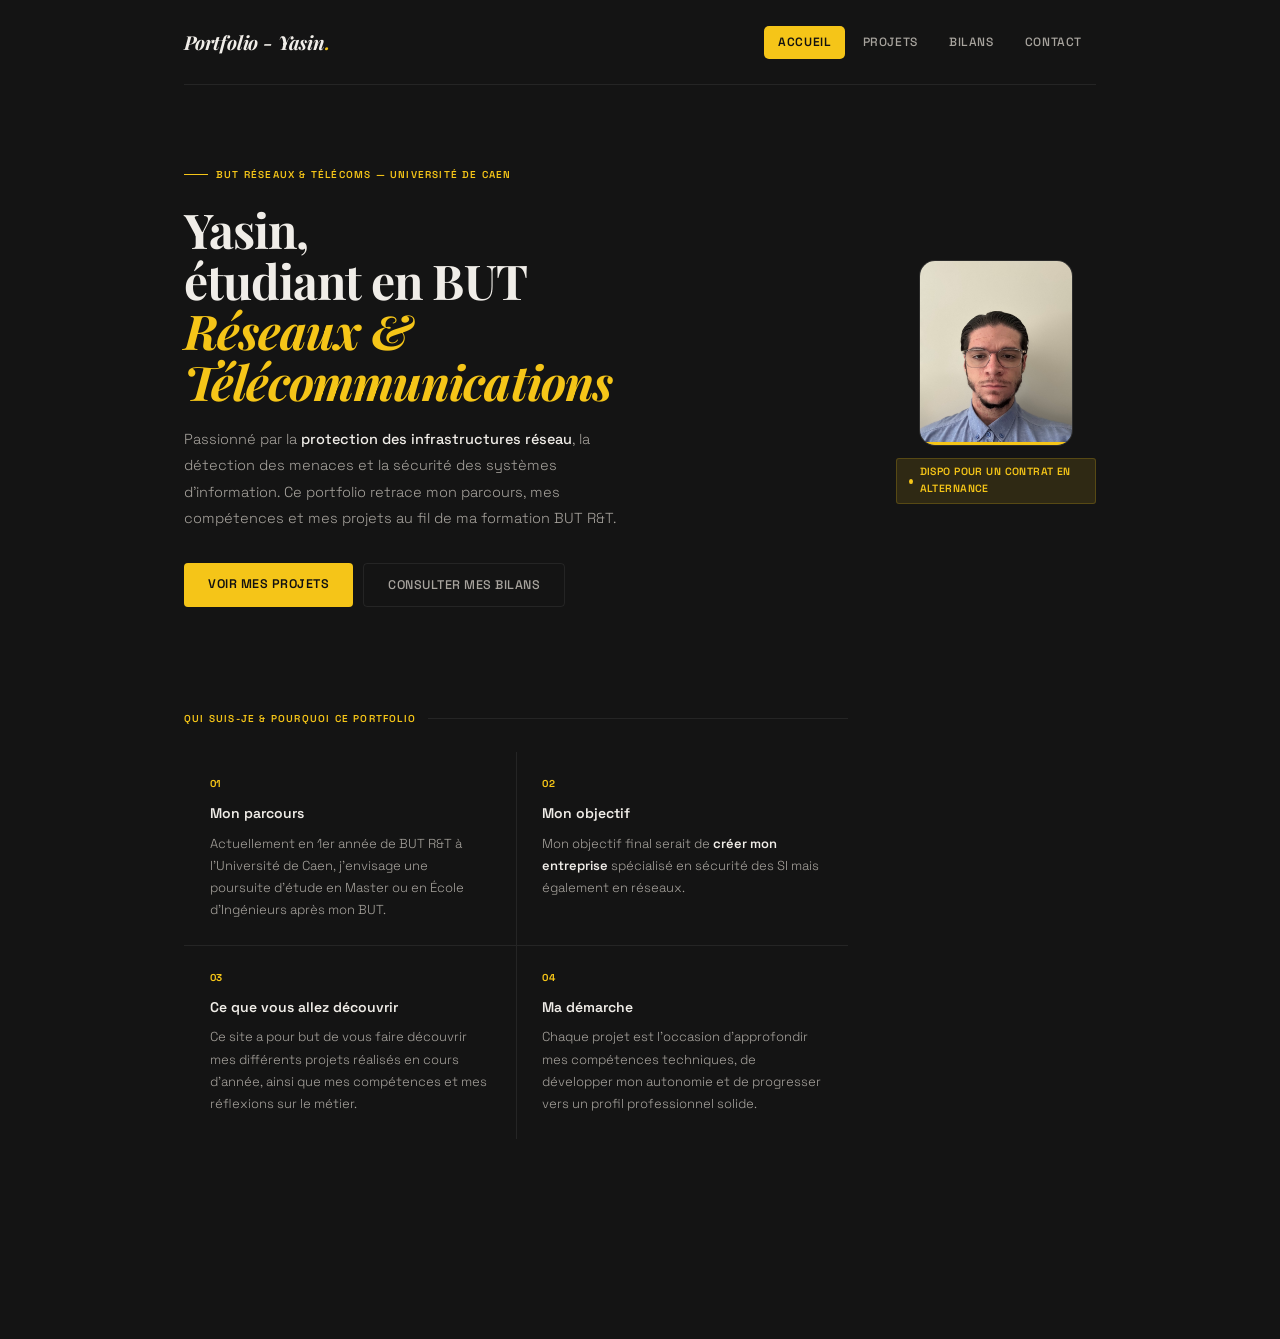
<file: index.html>
<!DOCTYPE html>
<html lang="fr">
<head>
  <meta charset="UTF-8" />
  <meta name="viewport" content="width=device-width, initial-scale=1.0" />
  <title>Yasin — Portfolio BUT R&T</title>
  <link rel="stylesheet" href="style.css" />
</head>
<body>

  <div class="wrap">

    <!-- NAV -->
    <nav>
      <a href="index.html" class="nav-logo">Portfolio - Yasin<span>.</span></a>
      <div class="nav-menu">
        <a href="index.html" class="active">Accueil</a>
        <a href="projet.html">Projets</a>
        <a href="bilans.html">Bilans</a>
        <a href="contact.html">Contact</a>
      </div>
    </nav>

    <!-- HERO -->
    <section class="hero">
      <div>
        <div class="hero-eyebrow">
          <span class="eyebrow-line"></span>
          BUT Réseaux &amp; Télécoms — Université de Caen
        </div>
        <h1>
          Yasin,<br>
          étudiant en BUT<br>
          <em>Réseaux & Télécommunications</em>
        </h1>
        <p class="hero-sub">
          Passionné par la <strong>protection des infrastructures réseau</strong>,
          la détection des menaces et la sécurité des systèmes d'information.
          Ce portfolio retrace mon parcours, mes compétences et mes projets
          au fil de ma formation BUT R&amp;T.
        </p>
        <div class="cta-row">
          <a href="projet.html" class="btn-main">Voir mes Projets</a>
          <a href="bilans.html" class="btn-ghost">Consulter mes bilans</a>
        </div>
      </div>

    <!-- Photo professionnelle -->
<div class="photo-block">
  <div class="photo-frame">
    <img src="capture/photoyasin.png.jpeg" alt="Photo de Yasin" style="width:100%;height:100%;object-fit:cover;">
  </div>
  <div class="availability">
    <span class="avail-dot"></span>
    Dispo pour un contrat en alternance
  </div>
</div>

    <!-- PRÉSENTATION -->
    <section>
      <div class="section-label">
        <span class="section-label-text">Qui suis-je &amp; pourquoi ce portfolio</span>
        <span class="section-label-line"></span>
      </div>
      <div class="about-grid">

        <div class="about-card">
          <div class="about-num">01</div>
          <h3>Mon parcours</h3>
          <p>Actuellement en 1er année de BUT R&amp;T à l'Université de Caen, j'envisage une poursuite d'étude en Master ou en École d'Ingénieurs après mon BUT.</p>
        </div>

        <div class="about-card">
          <div class="about-num">02</div>
          <h3>Mon objectif</h3>
          <p>Mon objectif final serait de  <strong>créer mon entreprise</strong> spécialisé en sécurité des SI mais également en réseaux.</p>
        </div>

        <div class="about-card">
          <div class="about-num">03</div>
          <h3>Ce que vous allez découvrir</h3>
          <p>Ce site a pour but de vous faire découvrir mes différents projets réalisés en cours d'année, ainsi que mes compétences et mes réflexions sur le métier.</p>
        </div>

        <div class="about-card">
          <div class="about-num">04</div>
          <h3>Ma démarche</h3>
          <p>Chaque projet est l'occasion d'approfondir mes compétences techniques, de développer mon autonomie et de progresser vers un profil professionnel solide.</p>
        </div>

      </div>


  </div><!-- /wrap -->

</body>
</html>
</file>
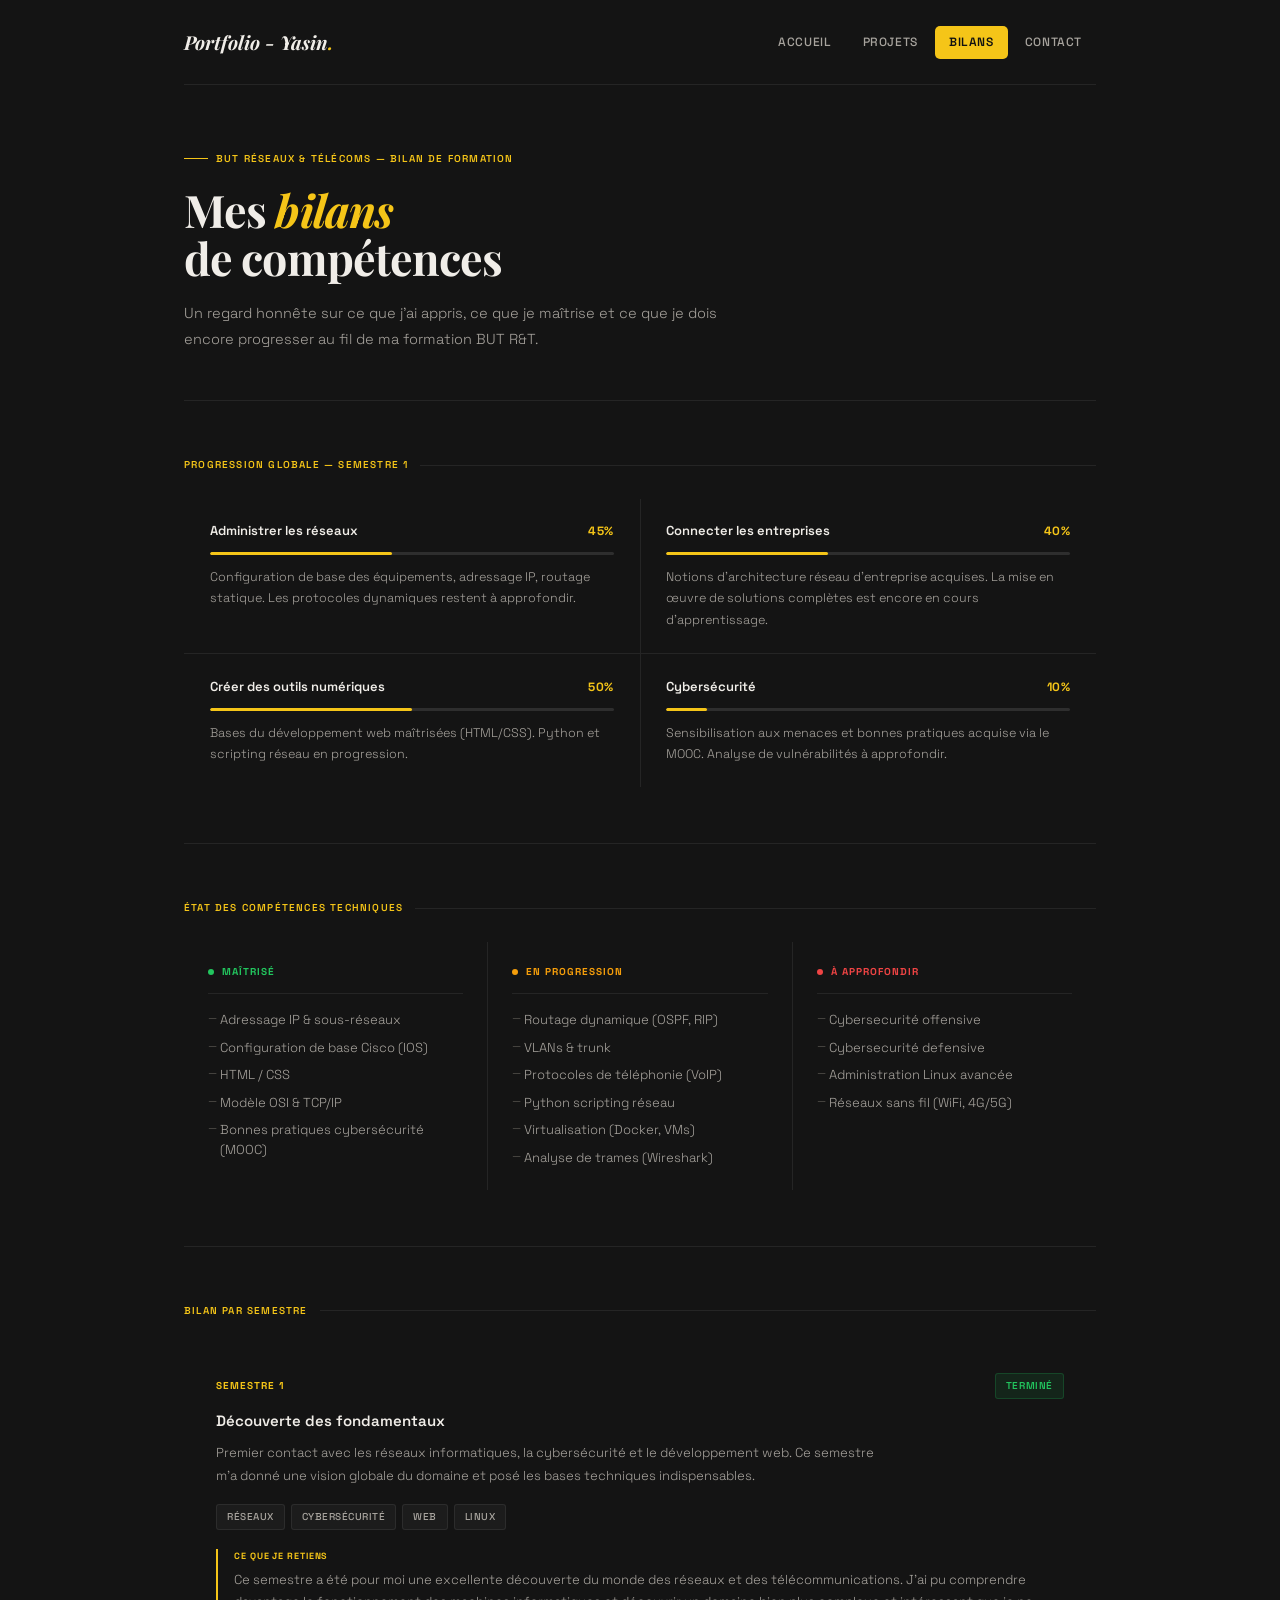
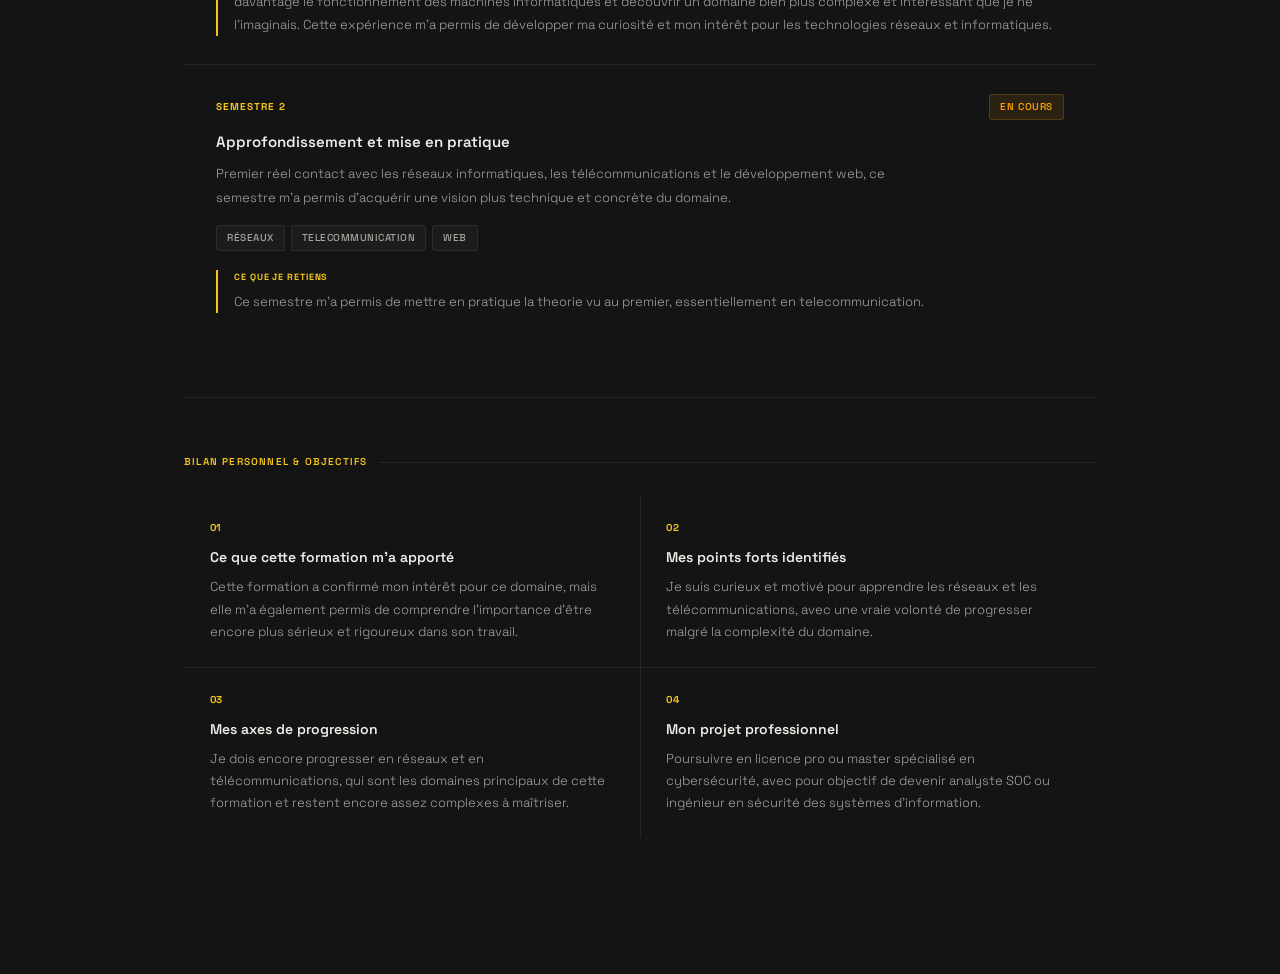
<file: bilans.html>
<!DOCTYPE html>
<html lang="fr">
<head>
  <meta charset="UTF-8" />
  <meta name="viewport" content="width=device-width, initial-scale=1.0" />
  <title>Bilans — Portfolio Yasin</title>
  <link rel="stylesheet" href="bilans.css" />
</head>
<body>
<div class="wrap">

  <nav>
    <a href="index.html" class="nav-logo">Portfolio - Yasin<span>.</span></a>
    <div class="nav-menu">
      <a href="index.html">Accueil</a>
      <a href="projet.html">Projets</a>
      <a href="bilans.html" class="active">Bilans</a>
      <a href="contact.html">Contact</a>
    </div>
  </nav>

  <!-- HEADER -->
  <section class="detail-header">
    <div class="detail-eyebrow">
      <span class="eyebrow-line"></span>
      BUT Réseaux & Télécoms — Bilan de formation
    </div>
    <h1 class="detail-title">Mes <em>bilans</em><br>de compétences</h1>
    <p class="header-desc">Un regard honnête sur ce que j'ai appris, ce que je maîtrise et ce que je dois encore progresser au fil de ma formation BUT R&T.</p>
  </section>

  <!-- PROGRESSION GLOBALE -->
  <section>
    <div class="section-label">
      <span class="section-label-text">Progression globale — Semestre 1</span>
      <span class="section-label-line"></span>
    </div>
    <div class="progress-grid">

      <div class="progress-card">
        <div class="progress-top">
          <div class="progress-domain">Administrer les réseaux</div>
          <div class="progress-pct">45%</div>
        </div>
        <div class="progress-bar-wrap">
          <div class="progress-bar" style="width:45%"></div>
        </div>
        <p class="progress-desc">Configuration de base des équipements, adressage IP, routage statique. Les protocoles dynamiques restent à approfondir.</p>
      </div>

      <div class="progress-card">
        <div class="progress-top">
          <div class="progress-domain">Connecter les entreprises</div>
          <div class="progress-pct">40%</div>
        </div>
        <div class="progress-bar-wrap">
          <div class="progress-bar" style="width:40%"></div>
        </div>
        <p class="progress-desc">Notions d'architecture réseau d'entreprise acquises. La mise en œuvre de solutions complètes est encore en cours d'apprentissage.</p>
      </div>

      <div class="progress-card">
        <div class="progress-top">
          <div class="progress-domain">Créer des outils numériques</div>
          <div class="progress-pct">50%</div>
        </div>
        <div class="progress-bar-wrap">
          <div class="progress-bar" style="width:50%"></div>
        </div>
        <p class="progress-desc">Bases du développement web maîtrisées (HTML/CSS). Python et scripting réseau en progression.</p>
      </div>

      <div class="progress-card">
        <div class="progress-top">
          <div class="progress-domain">Cybersécurité</div>
          <div class="progress-pct">10%</div>
        </div>
        <div class="progress-bar-wrap">
          <div class="progress-bar" style="width:10%"></div>
        </div>
        <p class="progress-desc">Sensibilisation aux menaces et bonnes pratiques acquise via le MOOC. Analyse de vulnérabilités à approfondir.</p>
      </div>

    </div>
  </section>

  <!-- CE QUE JE MAITRISE / EN COURS / A TRAVAILLER -->
  <section>
    <div class="section-label">
      <span class="section-label-text">État des compétences techniques</span>
      <span class="section-label-line"></span>
    </div>
    <div class="skills-state-grid">

      <div class="skills-state-col">
        <div class="state-header state-ok">
          <span class="state-dot"></span>
          Maîtrisé
        </div>
        <ul class="state-list">
          <li>Adressage IP & sous-réseaux</li>
          <li>Configuration de base Cisco (IOS)</li>
          <li>HTML / CSS</li>
          <li>Modèle OSI & TCP/IP</li>
          <li>Bonnes pratiques cybersécurité (MOOC)</li>
        </ul>
      </div>

      <div class="skills-state-col">
        <div class="state-header state-wip">
          <span class="state-dot"></span>
          En progression
        </div>
        <ul class="state-list">
          <li>Routage dynamique (OSPF, RIP)</li>
          <li>VLANs & trunk</li>
          <li>Protocoles de téléphonie (VoIP)</li>
          <li>Python scripting réseau</li>
          <li>Virtualisation (Docker, VMs)</li>
          <li>Analyse de trames (Wireshark)</li>
        </ul>
      </div>

      <div class="skills-state-col">
        <div class="state-header state-todo">
          <span class="state-dot"></span>
          À approfondir
        </div>
        <ul class="state-list">
          <li>Cybersecurité offensive</li>
          <li>Cybersecurité defensive</li>
          <li>Administration Linux avancée</li>
          <li>Réseaux sans fil (WiFi, 4G/5G)</li>
        </ul>
      </div>

    </div>
  </section>

  <!-- BILAN PAR SEMESTRE -->
  <section>
    <div class="section-label">
      <span class="section-label-text">Bilan par semestre</span>
      <span class="section-label-line"></span>
    </div>
    <div class="semester-list">

      <div class="semester-card">
        <div class="semester-top">
          <div class="semester-num">Semestre 1</div>
          <div class="semester-status status-done">Terminé</div>
        </div>
        <h3>Découverte des fondamentaux</h3>
        <p>Premier contact avec les réseaux informatiques, la cybersécurité et le développement web. Ce semestre m'a donné une vision globale du domaine et posé les bases techniques indispensables.</p>
        <div class="semester-tags">
          <span class="stag">Réseaux</span>
          <span class="stag">Cybersécurité</span>
          <span class="stag">Web</span>
          <span class="stag">Linux</span>
        </div>
        <div class="semester-reflection">
          <div class="ref-label">Ce que je retiens</div>
          <p>Ce semestre a été pour moi une excellente découverte du monde des réseaux et des télécommunications. J’ai pu comprendre davantage le fonctionnement des machines informatiques et découvrir un domaine bien plus complexe et intéressant que je ne l’imaginais. Cette expérience m’a permis de développer ma curiosité et mon intérêt pour les technologies réseaux et informatiques.</p>
        </div>
      </div>

      <div class="semester-card">
        <div class="semester-top">
          <div class="semester-num">Semestre 2</div>
          <div class="semester-status status-wip">En cours</div>
        </div>
        <h3>Approfondissement et mise en pratique</h3>
        <p>Premier réel contact avec les réseaux informatiques, les télécommunications et le développement web, ce semestre m’a permis d’acquérir une vision plus technique et concrète du domaine.</p>
        <div class="semester-tags">
          <span class="stag">Réseaux</span>
          <span class="stag">Telecommunication</span>
          <span class="stag">Web</span> 
        </div>
        <div class="semester-reflection">
          <div class="ref-label">Ce que je retiens</div>
          <p>Ce semestre m'a permis de mettre en pratique la theorie vu au premier, essentiellement en telecommunication. </p>
        </div>
      </div>

    </div>
  </section>

  <!-- BILAN PERSONNEL -->
  <section>
    <div class="section-label">
      <span class="section-label-text">Bilan personnel & objectifs</span>
      <span class="section-label-line"></span>
    </div>
    <div class="personal-grid">

      <div class="personal-card">
        <div class="personal-num">01</div>
        <h3>Ce que cette formation m'a apporté</h3>
        <p>Cette formation a confirmé mon intérêt pour ce domaine, mais elle m’a également permis de comprendre l’importance d’être encore plus sérieux et rigoureux dans son travail.</p>
      </div>

      <div class="personal-card">
        <div class="personal-num">02</div>
        <h3>Mes points forts identifiés</h3>
        <p>Je suis curieux et motivé pour apprendre les réseaux et les télécommunications, avec une vraie volonté de progresser malgré la complexité du domaine.</p>
      </div>

      <div class="personal-card">
        <div class="personal-num">03</div>
        <h3>Mes axes de progression</h3>
        <p>Je dois encore progresser en réseaux et en télécommunications, qui sont les domaines principaux de cette formation et restent encore assez complexes à maîtriser.</p>
      </div>

      <div class="personal-card">
        <div class="personal-num">04</div>
        <h3>Mon projet professionnel</h3>
        <p>Poursuivre en licence pro ou master spécialisé en cybersécurité, avec pour objectif de devenir analyste SOC ou ingénieur en sécurité des systèmes d'information.</p>
      </div>

    </div>
  </section>

</div>
</body>
</html>
</file>
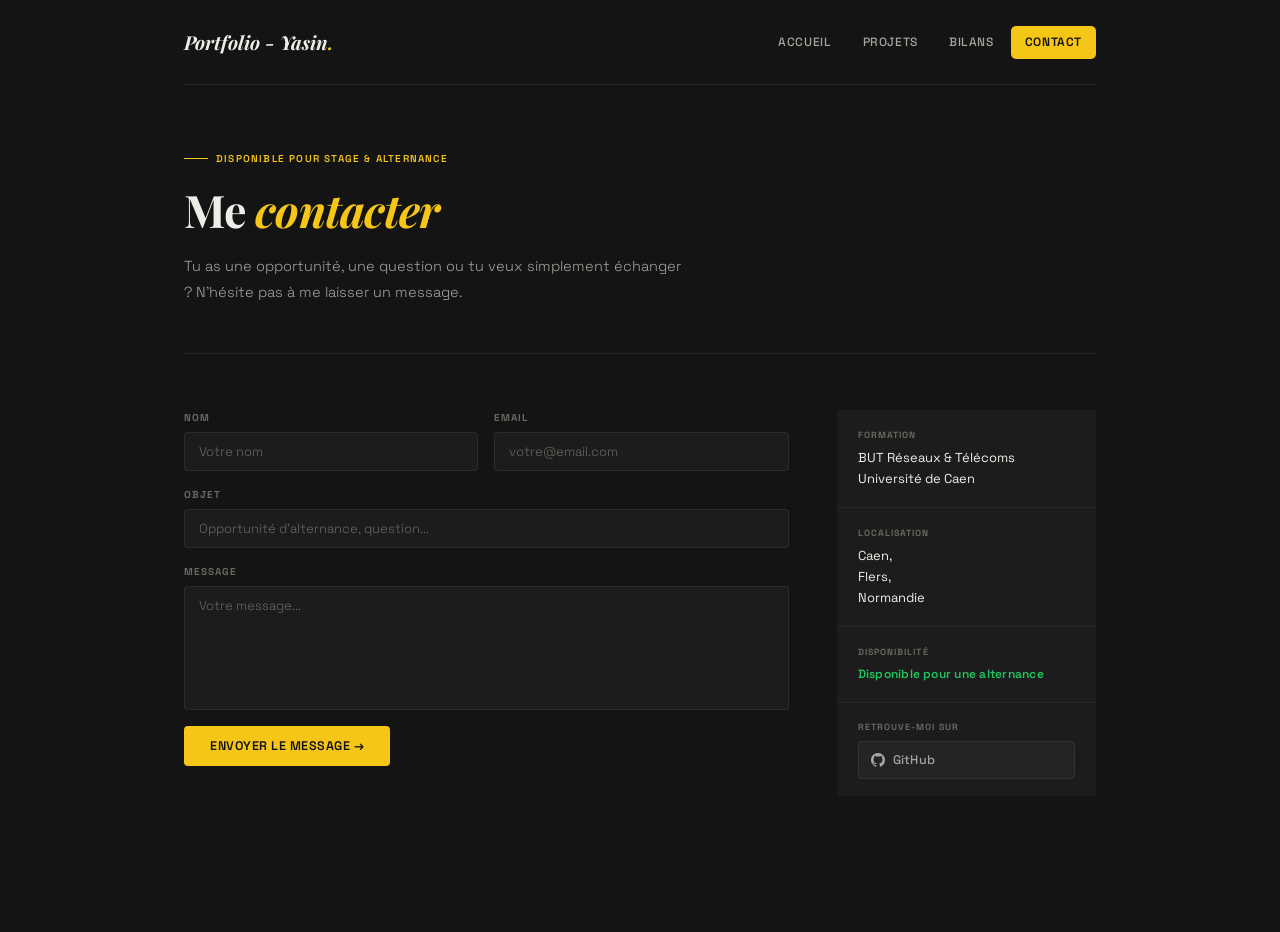
<file: contact.html>
<!DOCTYPE html>
<html lang="fr">
<head>
  <meta charset="UTF-8" />
  <meta name="viewport" content="width=device-width, initial-scale=1.0" />
  <title>Contact — Portfolio Yasin</title>
  <link rel="stylesheet" href="contact.css" />
</head>
<body>
<div class="wrap">

  <nav>
    <a href="index.html" class="nav-logo">Portfolio - Yasin<span>.</span></a>
    <div class="nav-menu">
      <a href="index.html">Accueil</a>
      <a href="projet.html">Projets</a>
      <a href="bilans.html">Bilans</a>
      <a href="contact.html" class="active">Contact</a>
    </div>
  </nav>

  <!-- HEADER -->
  <section class="contact-header">
    <div class="detail-eyebrow">
      <span class="eyebrow-line"></span>
      Disponible pour stage & alternance
    </div>
    <h1 class="detail-title">Me <em>contacter</em></h1>
    <p class="header-desc">Tu as une opportunité, une question ou tu veux simplement échanger ? N'hésite pas à me laisser un message.</p>
  </section>

  <!-- CONTENU -->
  <section class="contact-section">
    <div class="contact-grid">

      <!-- FORMULAIRE -->
      <div class="form-block">
        <div class="form-row">
          <div class="input-group">
            <label for="nom">Nom</label>
            <input type="text" id="nom" placeholder="Votre nom" />
          </div>
          <div class="input-group">
            <label for="email">Email</label>
            <input type="email" id="email" placeholder="votre@email.com" />
          </div>
        </div>
        <div class="input-group">
          <label for="sujet">Objet</label>
          <input type="text" id="sujet" placeholder="Opportunité d'alternance, question..." />
        </div>
        <div class="input-group">
          <label for="message">Message</label>
          <textarea id="message" rows="6" placeholder="Votre message..."></textarea>
        </div>
        <button class="btn-send" onclick="handleSubmit()">Envoyer le message →</button>
        <div class="form-feedback" id="feedback"></div>
      </div>

      <!-- INFOS -->
      <div class="info-block">

        <div class="info-card">
          <div class="info-label">Formation</div>
          <div class="info-value">BUT Réseaux & Télécoms<br>Université de Caen</div>
        </div>

        <div class="info-card">
          <div class="info-label">Localisation</div>
          <div class="info-value">Caen,<br> Flers, <br> Normandie</div>
        </div>

        <div class="info-card">
          <div class="info-label">Disponibilité</div>
          <div class="info-value avail">Disponible pour une alternance</div>
        </div>

        <div class="info-card">
          <div class="info-label">Retrouve-moi sur</div>
          <div class="social-links">
            <a href="https://github.com/YasinC63" target="_blank" class="social-btn">
              <svg width="14" height="14" viewBox="0 0 24 24" fill="currentColor"><path d="M12 0C5.37 0 0 5.37 0 12c0 5.31 3.435 9.795 8.205 11.385.6.105.825-.255.825-.57 0-.285-.015-1.23-.015-2.235-3.015.555-3.795-.735-4.035-1.41-.135-.345-.72-1.41-1.23-1.695-.42-.225-1.02-.78-.015-.795.945-.015 1.62.87 1.845 1.23 1.08 1.815 2.805 1.305 3.495.99.105-.78.42-1.305.765-1.605-2.67-.3-5.46-1.335-5.46-5.925 0-1.305.465-2.385 1.23-3.225-.12-.3-.54-1.53.12-3.18 0 0 1.005-.315 3.3 1.23.96-.27 1.98-.405 3-.405s2.04.135 3 .405c2.295-1.56 3.3-1.23 3.3-1.23.66 1.65.24 2.88.12 3.18.765.84 1.23 1.905 1.23 3.225 0 4.605-2.805 5.625-5.475 5.925.435.375.81 1.095.81 2.22 0 1.605-.015 2.895-.015 3.3 0 .315.225.69.825.57A12.02 12.02 0 0 0 24 12c0-6.63-5.37-12-12-12z"/></svg>
              GitHub
            </a>
          </div>
        </div>

      </div>
    </div>
  </section>

</div>

<script>
function handleSubmit() {
  const nom = document.getElementById('nom').value.trim();
  const email = document.getElementById('email').value.trim();
  const message = document.getElementById('message').value.trim();
  const feedback = document.getElementById('feedback');

  if (!nom || !email || !message) {
    feedback.textContent = 'Merci de remplir tous les champs obligatoires.';
    feedback.className = 'form-feedback error';
    return;
  }

  feedback.textContent = 'Message envoyé ! Je te répondrai dès que possible.';
  feedback.className = 'form-feedback success';

  document.getElementById('nom').value = '';
  document.getElementById('email').value = '';
  document.getElementById('sujet').value = '';
  document.getElementById('message').value = '';
}
</script>
</body>
</html>
</file>
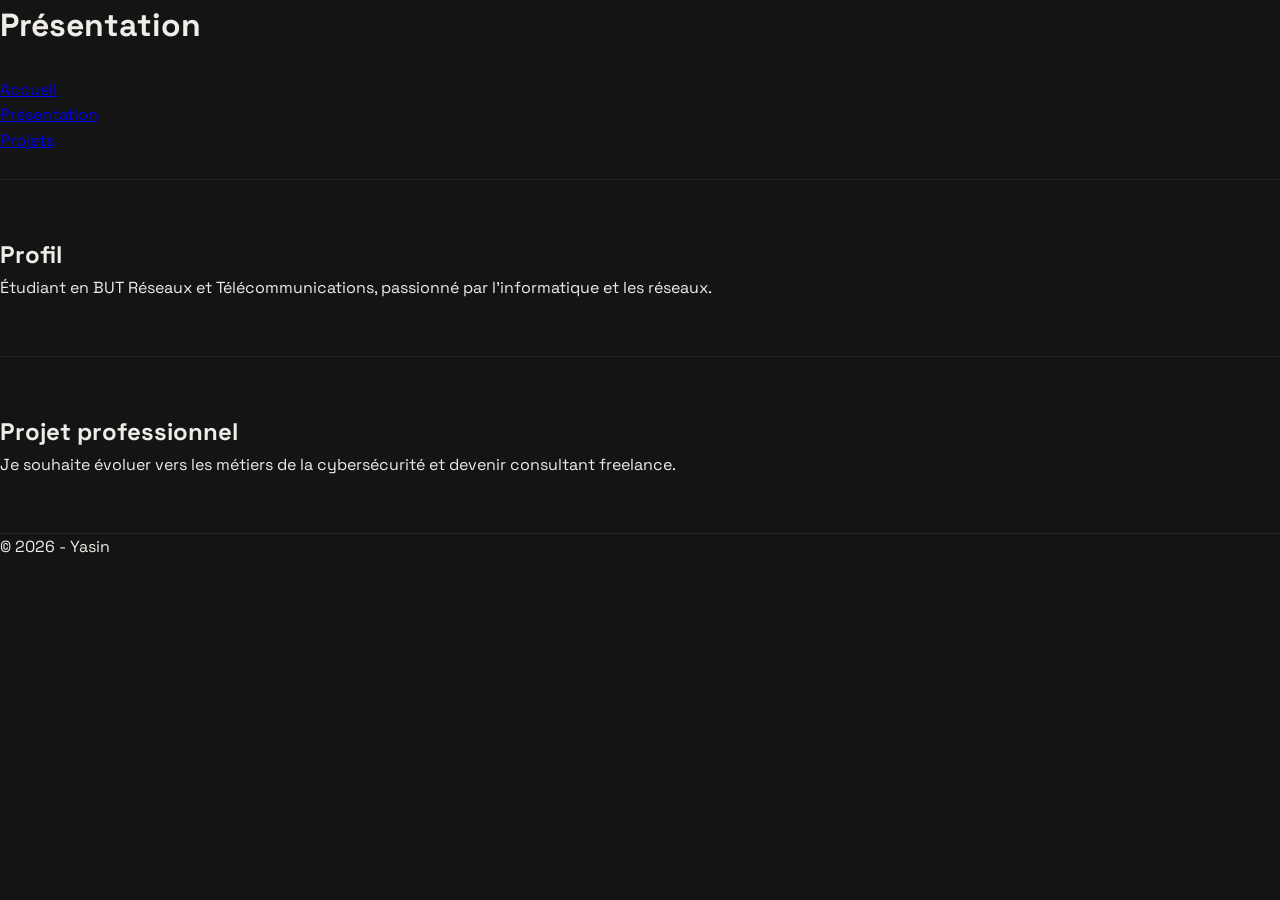
<file: presentation.html>
<!DOCTYPE html>
<html lang="fr">
<head>
    <meta charset="UTF-8">
    <title>Présentation</title>
    <link rel="stylesheet" href="style.css">
</head>
<body>

<header>
    <h1>Présentation</h1>
    <nav>
        <ul>
            <li><a href="index.html">Accueil</a></li>
            <li><a href="presentation.html">Présentation</a></li>
            <li><a href="sae.html">Projets</a></li>
        </ul>
    </nav>
</header>

<section>
    <h2>Profil</h2>
    <p>
        Étudiant en BUT Réseaux et Télécommunications, passionné par l’informatique
        et les réseaux.
    </p>
</section>

<section>
    <h2>Projet professionnel</h2>
    <p>
        Je souhaite évoluer vers les métiers de la cybersécurité
        et devenir consultant freelance.
    </p>
</section>

<footer>
    <p>© 2026 - Yasin</p>
</footer>

</body>
</html>
</file>
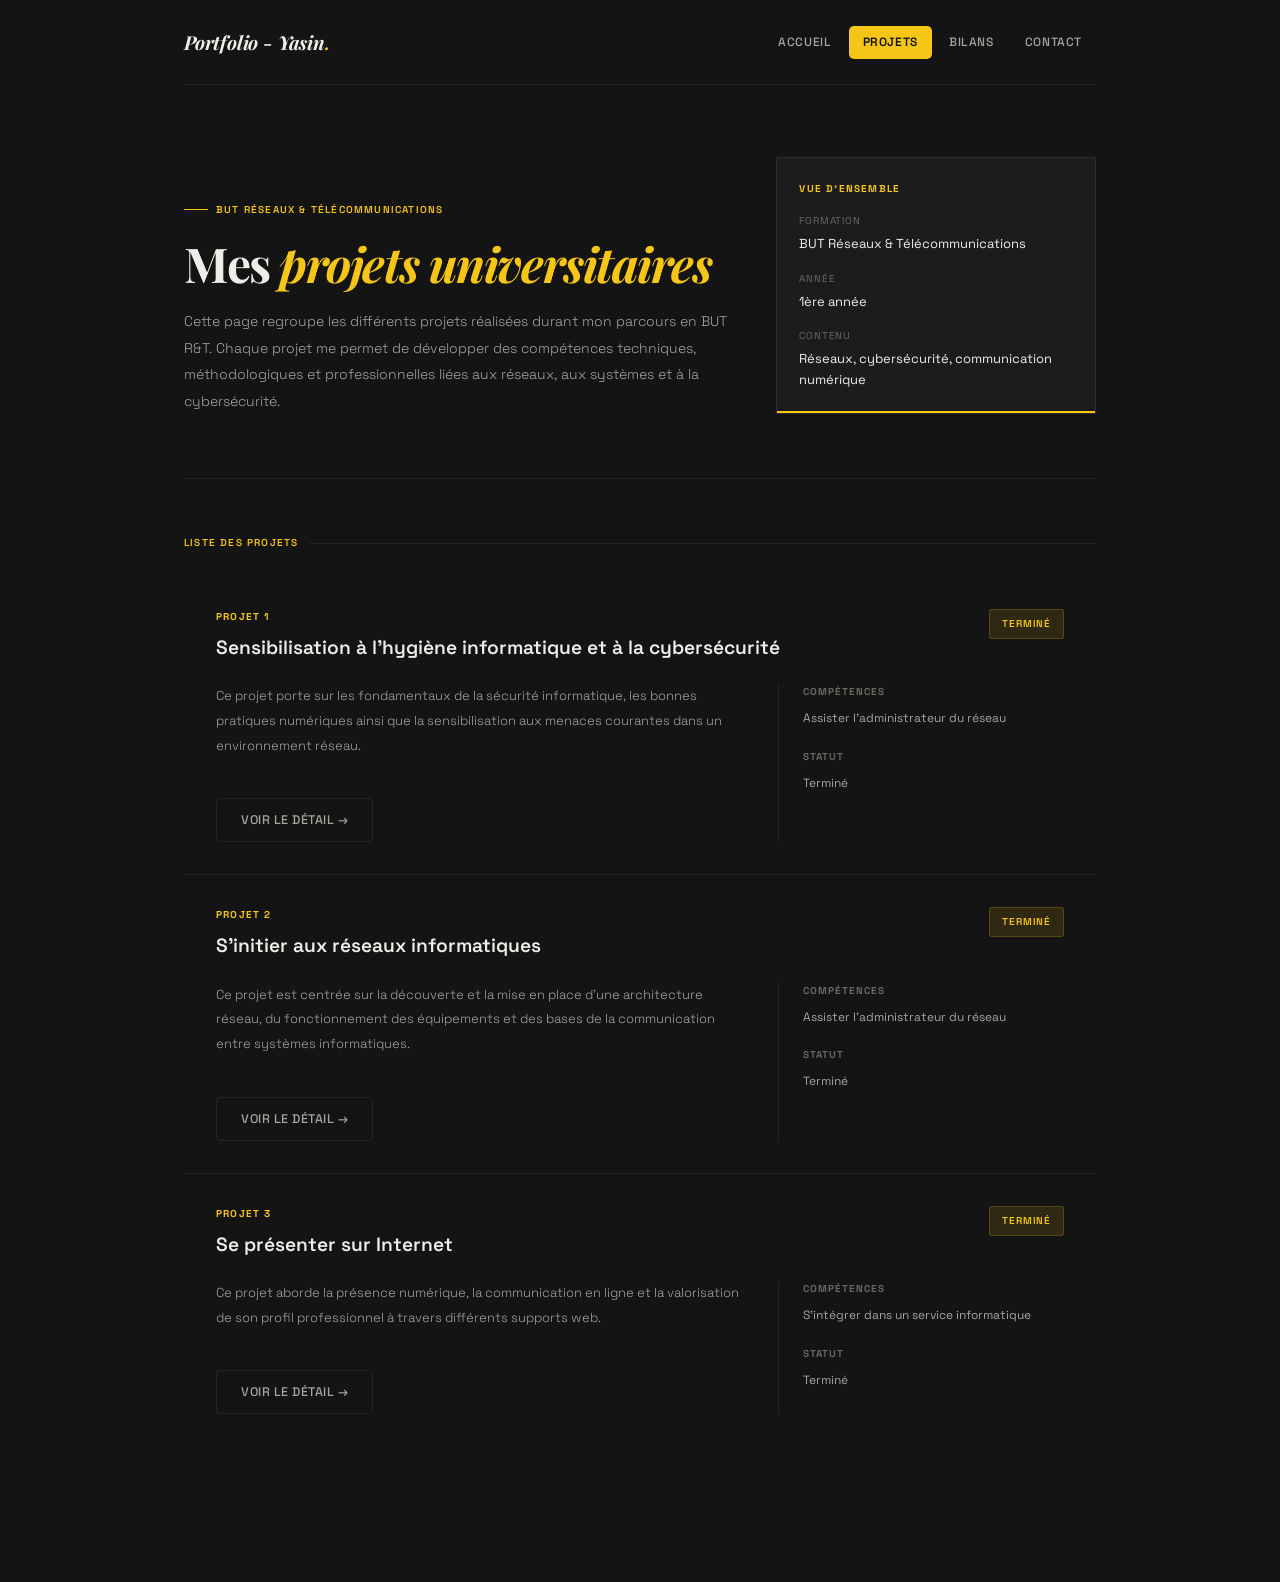
<file: projet.html>
<!DOCTYPE html>
<html lang="fr">
<head>
  <meta charset="UTF-8" />
  <meta name="viewport" content="width=device-width, initial-scale=1.0">
  <title>Projets — Portfolio Yasin</title>

  <link rel="stylesheet" href="projet.css">
  <link rel="stylesheet" href="style.css" />


</head>

<body>

<div class="wrap">

  <!-- NAV -->
  <nav>
    <a href="index.html" class="nav-logo">Portfolio - Yasin<span>.</span></a>

    <div class="nav-menu">
      <a href="index.html">Accueil</a>
      <a href="projet.html" class="active">Projets</a>
      <a href="bilans.html">Bilans</a>
      <a href="contact.html">Contact</a>
    </div>
  </nav>

  <!-- HERO -->
  <section class="sae-hero">

    <div class="sae-hero-grid">

      <div>
        <div class="hero-eyebrow">
          <span class="eyebrow-line"></span>
          BUT Réseaux & Télécommunications
        </div>

        <h1 class="sae-title">
          Mes <em>projets universitaires</em><br>
           
        </h1>

        <p class="sae-desc">
          Cette page regroupe les différents projets réalisées durant mon parcours
          en BUT R&amp;T. Chaque projet me permet de développer des compétences
          techniques, méthodologiques et professionnelles liées aux réseaux,
          aux systèmes et à la cybersécurité.
        </p>
      </div>

      <div class="sae-side-card">

        <div class="side-label">
          Vue d'ensemble
        </div>

        <div class="side-info">

          <div class="side-item">
            <span class="k">Formation</span>
            <span class="v">BUT Réseaux & Télécommunications</span>
          </div>

          <div class="side-item">
            <span class="k">Année</span>
            <span class="v">1ère année</span>
          </div>

          <div class="side-item">
            <span class="k">Contenu</span>
            <span class="v">Réseaux, cybersécurité, communication numérique</span>
          </div>

        </div>

      </div>

    </div>

  </section>

  <!-- SAE -->
  <section>

    <div class="section-label">
      <span class="section-label-text">Liste des Projets</span>
      <span class="section-label-line"></span>
    </div>

    <div class="sae-list">

      <!-- SAE 11 -->
      <article class="sae-card">

        <div class="sae-top">

          <div>
            <div class="sae-number">Projet 1</div>
            <h2>Sensibilisation à l'hygiène informatique et à la cybersécurité</h2>
          </div>

          <div class="sae-status">
          Terminé
          </div>

        </div>

        <div class="sae-content">

          <div class="sae-text">
            <p>
              Ce projet porte sur les fondamentaux de la sécurité informatique,
              les bonnes pratiques numériques ainsi que la sensibilisation
              aux menaces courantes dans un environnement réseau.
            </p>

            <a href="projet1.html" class="btn-ghost" style="margin-top:1.5rem;display:inline-block;">Voir le détail →</a>
          </div>

          <div class="sae-meta">

            <div class="meta-block">
              <div class="meta-title">Compétences</div>
              <div class="meta-text">
              Assister l’administrateur du réseau
              </div>
            </div>

            <div class="meta-block">
              <div class="meta-title">Statut</div>
              <div class="meta-text">
              Terminé
              </div>
            </div>

          </div>

        </div>

      </article>

      <!-- SAE 12 -->
      <article class="sae-card">

        <div class="sae-top">

          <div>
            <div class="sae-number">Projet 2</div>
            <h2>S'initier aux réseaux informatiques</h2>
          </div>

          <div class="sae-status">
            Terminé
          </div>

        </div>

        <div class="sae-content">

          <div class="sae-text">
            <p>
              Ce projet est centrée sur la découverte et la mise en place d'une architecture réseau,
              du fonctionnement des équipements et des bases de la communication
              entre systèmes informatiques.
            </p>


          <a href="projet2.html" class="btn-ghost" style="margin-top:1.5rem;display:inline-block;">Voir le détail →</a>
          </div>

          <div class="sae-meta">

            <div class="meta-block">
              <div class="meta-title">Compétences</div>
              <div class="meta-text">
              Assister l’administrateur du réseau
              </div>
            </div>

            <div class="meta-block">
              <div class="meta-title">Statut</div>
              <div class="meta-text">
              Terminé
              </div>
            </div>

          </div>

        </div>

      </article>

      <!-- SAE 14 -->
      <article class="sae-card">

        <div class="sae-top">

          <div>
            <div class="sae-number">Projet 3</div>
            <h2>Se présenter sur Internet</h2>
          </div>

          <div class="sae-status">
            Terminé
          </div>

        </div>

        <div class="sae-content">

          <div class="sae-text">
            <p>
              Ce projet aborde la présence numérique, la communication en ligne
              et la valorisation de son profil professionnel à travers différents
              supports web.
            </p>


            <a href="projet3.html" class="btn-ghost" style="margin-top:1.5rem;display:inline-block;">Voir le détail →</a>
          </div>

          <div class="sae-meta">

            <div class="meta-block">
              <div class="meta-title">Compétences</div>
              <div class="meta-text">
              S’intégrer dans un service informatique
              </div>
            </div>

            <div class="meta-block">
              <div class="meta-title">Statut</div>
              <div class="meta-text">
              Terminé
              </div>
            </div>

          </div>

        </div>

      </article>

    </div>

  </section>

</div>

</body>
</html>
</file>
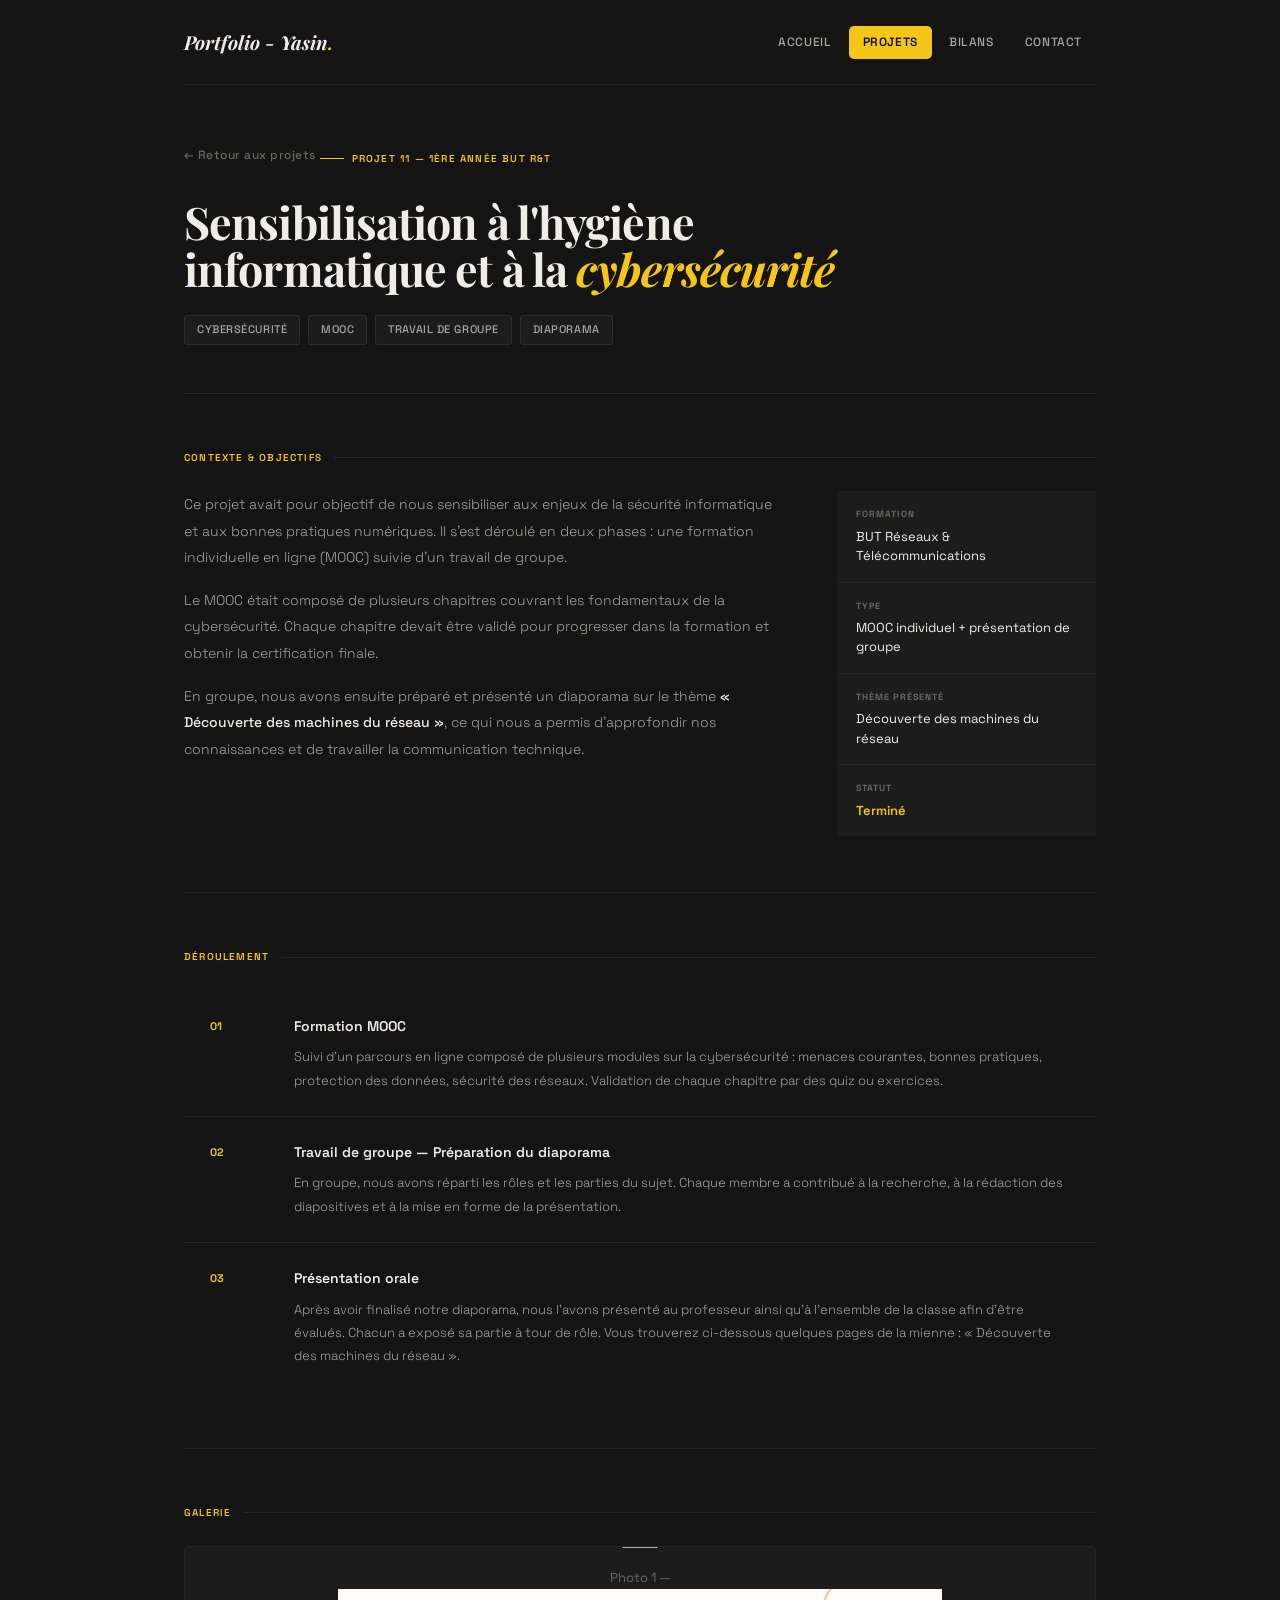
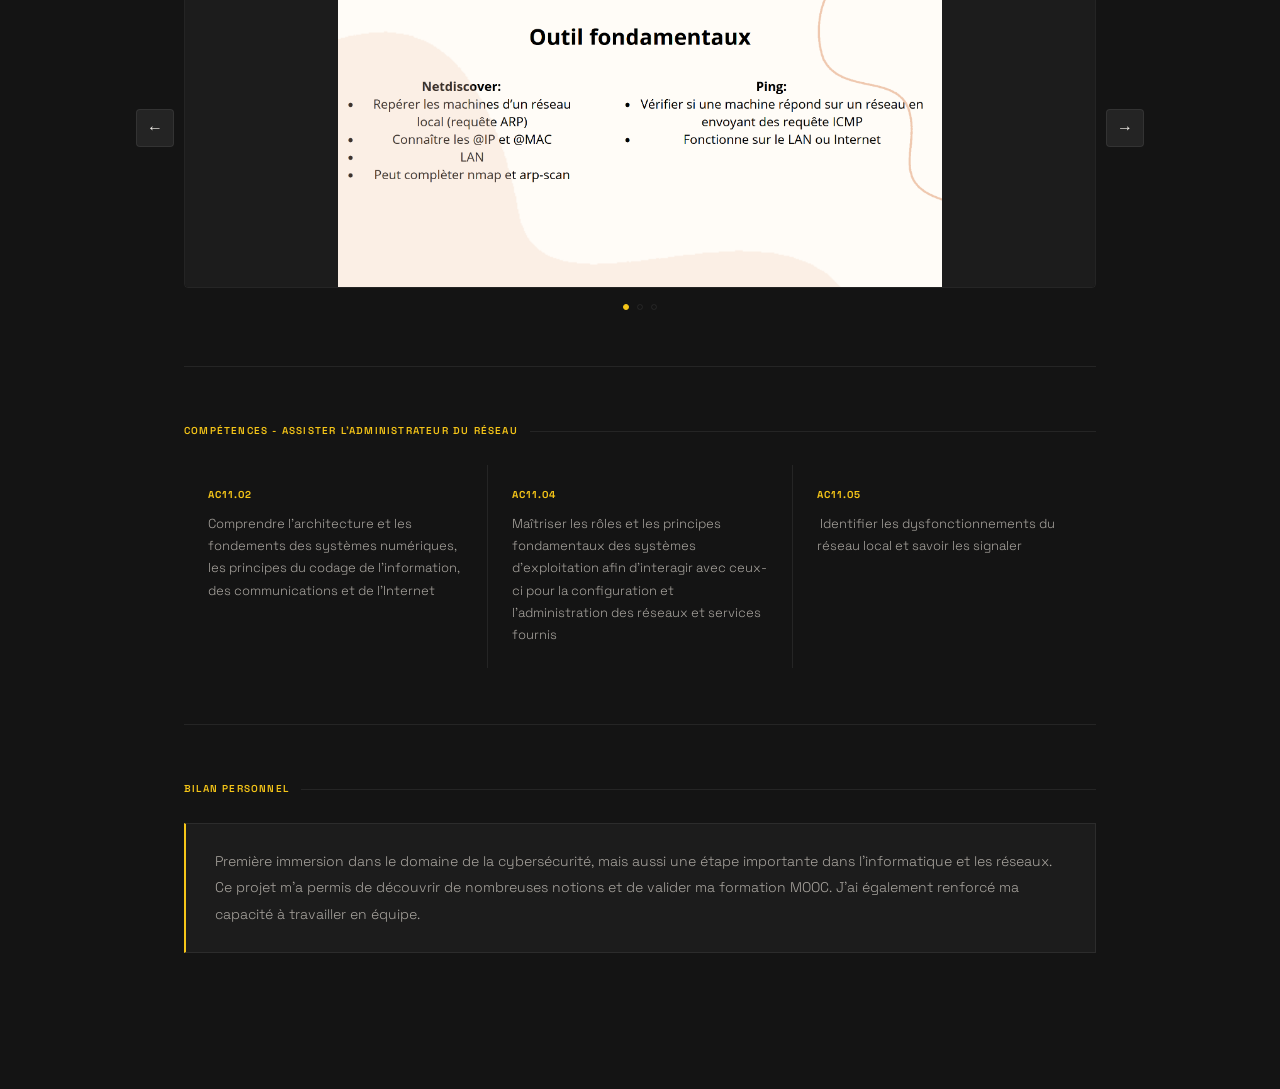
<file: projet1.html>
<!DOCTYPE html>
<html lang="fr">
<head>
  <meta charset="UTF-8" />
  <meta name="viewport" content="width=device-width, initial-scale=1.0" />
  <title>Projet 11 — Portfolio Yasin</title>
  <link rel="stylesheet" href="projet1.css" />
</head>
<body>
<div class="wrap">

  <nav>
    <a href="index.html" class="nav-logo">Portfolio - Yasin<span>.</span></a>
    <div class="nav-menu">
      <a href="index.html">Accueil</a>
      <a href="projet.html" class="active">Projets</a>
      <a href="bilans.html">Bilans</a>
      <a href="contact.html">Contact</a>
    </div>
  </nav>

  <section class="detail-header">
    <a href="projet.html" class="back-link">← Retour aux projets</a>
    <div class="detail-eyebrow">
      <span class="eyebrow-line"></span>
      Projet 11 — 1ère année BUT R&T
    </div>
    <h1 class="detail-title">Sensibilisation à l'hygiène<br>informatique et à la <em>cybersécurité</em></h1>
    <div class="detail-tags">
      <span class="dtag">Cybersécurité</span>
      <span class="dtag">MOOC</span>
      <span class="dtag">Travail de groupe</span>
      <span class="dtag">Diaporama</span>
    </div>
  </section>

  <section>
    <div class="section-label">
      <span class="section-label-text">Contexte & objectifs</span>
      <span class="section-label-line"></span>
    </div>
    <div class="detail-grid">
      <div class="detail-main">
        <p>Ce projet avait pour objectif de nous sensibiliser aux enjeux de la sécurité informatique et aux bonnes pratiques numériques. Il s'est déroulé en deux phases : une formation individuelle en ligne (MOOC) suivie d'un travail de groupe.</p>
        <p>Le MOOC était composé de plusieurs chapitres couvrant les fondamentaux de la cybersécurité. Chaque chapitre devait être validé pour progresser dans la formation et obtenir la certification finale.</p>
        <p>En groupe, nous avons ensuite préparé et présenté un diaporama sur le thème <strong>« Découverte des machines du réseau »</strong>, ce qui nous a permis d'approfondir nos connaissances et de travailler la communication technique.</p>
      </div>
      <div class="detail-side">
        <div class="side-info-block">
          <div class="sib-label">Formation</div>
          <div class="sib-value">BUT Réseaux & Télécommunications</div>
        </div>
        <div class="side-info-block">
          <div class="sib-label">Type</div>
          <div class="sib-value">MOOC individuel + présentation de groupe</div>
        </div>
        <div class="side-info-block">
          <div class="sib-label">Thème présenté</div>
          <div class="sib-value">Découverte des machines du réseau</div>
        </div>
        <div class="side-info-block">
          <div class="sib-label">Statut</div>
          <div class="sib-value sib-done">Terminé</div>
        </div>
      </div>
    </div>
  </section>

  <section>
    <div class="section-label">
      <span class="section-label-text">Déroulement</span>
      <span class="section-label-line"></span>
    </div>
    <div class="steps-list">
      <div class="step">
        <div class="step-num">01</div>
        <div class="step-content">
          <h3>Formation MOOC</h3>
          <p>Suivi d'un parcours en ligne composé de plusieurs modules sur la cybersécurité : menaces courantes, bonnes pratiques, protection des données, sécurité des réseaux. Validation de chaque chapitre par des quiz ou exercices.</p>
        </div>
      </div>
      <div class="step">
        <div class="step-num">02</div>
        <div class="step-content">
          <h3>Travail de groupe — Préparation du diaporama</h3>
          <p>En groupe, nous avons réparti les rôles et les parties du sujet. Chaque membre a contribué à la recherche, à la rédaction des diapositives et à la mise en forme de la présentation.</p>
        </div>
      </div>
      <div class="step">
        <div class="step-num">03</div>
        <div class="step-content">
          <h3>Présentation orale</h3>
          <p>Après avoir finalisé notre diaporama, nous l’avons présenté au professeur ainsi qu’à l’ensemble de la classe afin d’être évalués. Chacun a exposé sa partie à tour de rôle. Vous trouverez ci-dessous quelques pages de la mienne : « Découverte des machines du réseau ».</p>
        </div>
      </div>
    </div>
  </section>

  <!-- GALERIE PHOTOS -->
  <section>
    <div class="section-label">
      <span class="section-label-text">Galerie</span>
      <span class="section-label-line"></span>
    </div>
    <div class="carousel">
      <button class="carousel-btn prev" onclick="moveSlide('carousel11', -1)">&#8592;</button>
      <div class="carousel-track-wrap">
        <div class="carousel-track" id="carousel11">
          <div class="carousel-slide">
            <div class="slide-placeholder">
              <span class="slide-icon">&#128247;</span>
              <span>Photo 1 — <img src="capture/Projet1/p11-1.jpg.jpg"></span>
            </div>
          </div>
          <div class="carousel-slide">
            <div class="slide-placeholder">
              <span class="slide-icon">&#128247;</span>
              <span>Photo 2 — <img src="capture/Projet1/p11-2.jpg.jpg"></span>
            </div>
          </div>
          <div class="carousel-slide">
            <div class="slide-placeholder">
              <span class="slide-icon">&#128247;</span>
              <span>Photo 3 — <img src="capture/Projet1/p11-3.jpg.jpg"></span>
            </div>
          </div>
        </div>
      </div>
      <button class="carousel-btn next" onclick="moveSlide('carousel11', 1)">&#8594;</button>
      <div class="carousel-dots" id="dots-carousel11">
        <span class="dot active" onclick="goToSlide('carousel11', 0)"></span>
        <span class="dot" onclick="goToSlide('carousel11', 1)"></span>
        <span class="dot" onclick="goToSlide('carousel11', 2)"></span>
      </div>
    </div>
  </section>

  <section>
    <div class="section-label">
      <span class="section-label-text">Compétences - Assister l’administrateur du réseau</span>
      <span class="section-label-line"></span>
    </div>
    <div class="skills-blocks">
      <div class="skill-block">
        <div class="sb-title">AC11.02</div>
        <p> Comprendre l’architecture et les fondements des systèmes numériques, les principes du codage de l’information, des communications et de l’Internet</p>
      </div>
      <div class="skill-block">
        <div class="sb-title">AC11.04</div>
        <p>Maîtriser les rôles et les principes fondamentaux des systèmes d’exploitation afin d’interagir avec ceux-ci pour la configuration et l’administration des réseaux et services fournis</p>
      </div>
      <div class="skill-block">
        <div class="sb-title">AC11.05</div>
        <p> Identifier les dysfonctionnements du réseau local et savoir les signaler</p>
      </div>
    </div>
  </section>

  <section>
    <div class="section-label">
      <span class="section-label-text">Bilan personnel</span>
      <span class="section-label-line"></span>
    </div>
    <div class="bilan-block">
      <p>Première immersion dans le domaine de la cybersécurité, mais aussi une étape importante dans l’informatique et les réseaux. Ce projet m’a permis de découvrir de nombreuses notions et de valider ma formation MOOC. J’ai également renforcé ma capacité à travailler en équipe.</p>
    </div>
  </section>

</div>
<script src="carousel.js"></script>
</body>
</html>
</file>
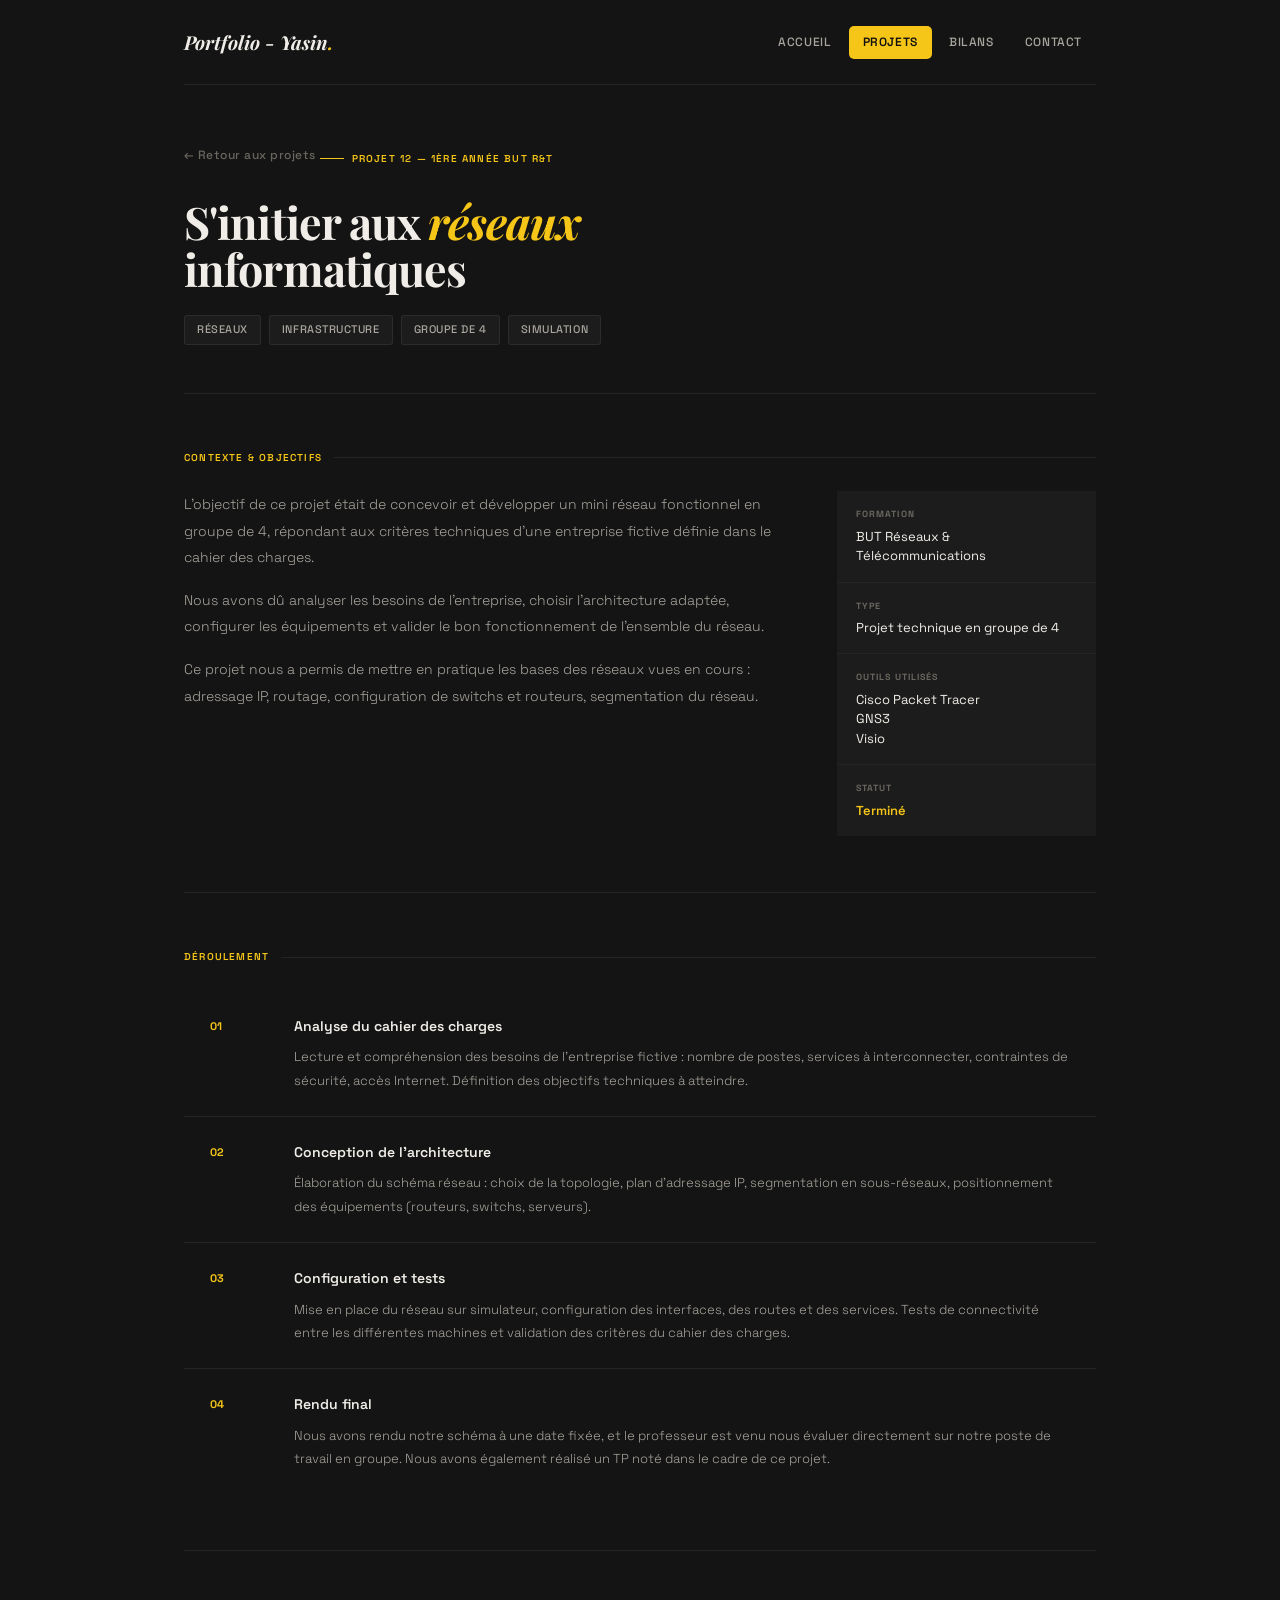
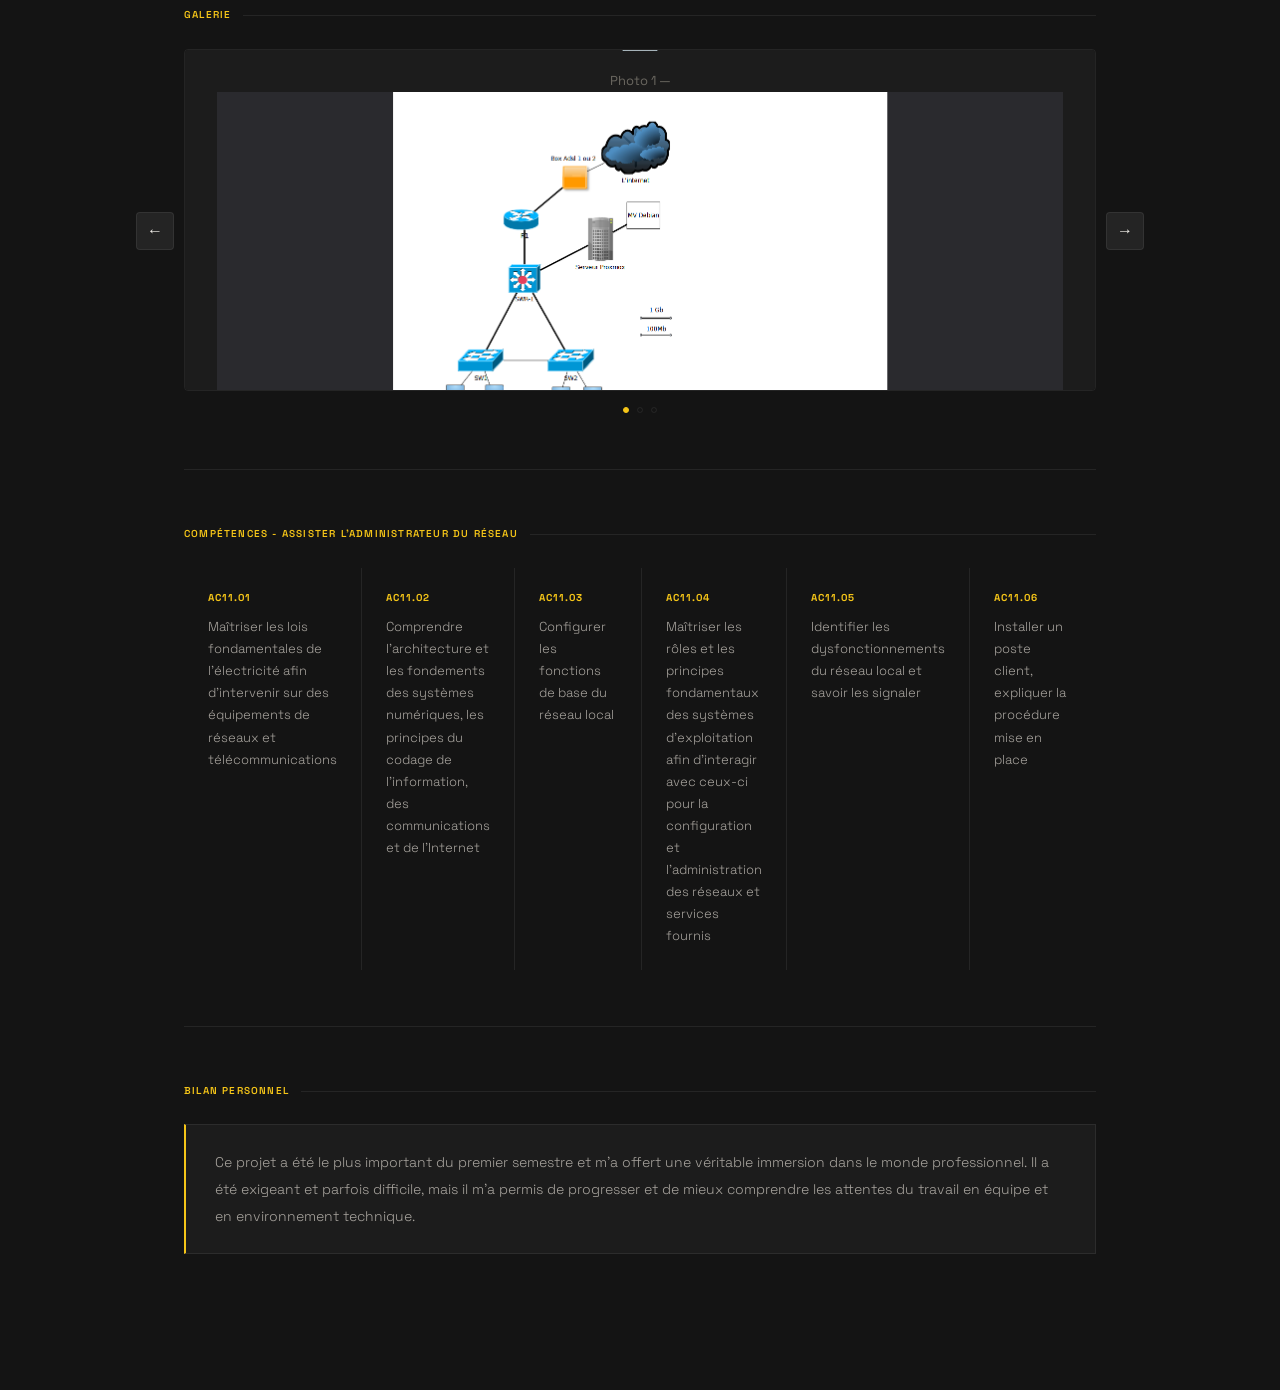
<file: projet2.html>
<!DOCTYPE html>
<html lang="fr">
<head>
  <meta charset="UTF-8" />
  <meta name="viewport" content="width=device-width, initial-scale=1.0" />
  <title>Projet 12 — Portfolio Yasin</title>
  <link rel="stylesheet" href="projet2.css" />
</head>
<body>
<div class="wrap">

  <nav>
    <a href="index.html" class="nav-logo">Portfolio - Yasin<span>.</span></a>
    <div class="nav-menu">
      <a href="index.html">Accueil</a>
      <a href="projet.html" class="active">Projets</a>
      <a href="bilans.html">Bilans</a>
      <a href="contact.html">Contact</a>
    </div>
  </nav>

  <section class="detail-header">
    <a href="projet.html" class="back-link">← Retour aux projets</a>
    <div class="detail-eyebrow">
      <span class="eyebrow-line"></span>
      Projet 12 — 1ère année BUT R&T
    </div>
    <h1 class="detail-title">S'initier aux <em>réseaux</em><br>informatiques</h1>
    <div class="detail-tags">
      <span class="dtag">Réseaux</span>
      <span class="dtag">Infrastructure</span>
      <span class="dtag">Groupe de 4</span>
      <span class="dtag">Simulation</span>
    </div>
  </section>

  <section>
    <div class="section-label">
      <span class="section-label-text">Contexte & objectifs</span>
      <span class="section-label-line"></span>
    </div>
    <div class="detail-grid">
      <div class="detail-main">
        <p>L'objectif de ce projet était de concevoir et développer un mini réseau fonctionnel en groupe de 4, répondant aux critères techniques d'une entreprise fictive définie dans le cahier des charges.</p>
        <p>Nous avons dû analyser les besoins de l'entreprise, choisir l'architecture adaptée, configurer les équipements et valider le bon fonctionnement de l'ensemble du réseau.</p>
        <p>Ce projet nous a permis de mettre en pratique les bases des réseaux vues en cours : adressage IP, routage, configuration de switchs et routeurs, segmentation du réseau.</p>
      </div>
      <div class="detail-side">
        <div class="side-info-block">
          <div class="sib-label">Formation</div>
          <div class="sib-value">BUT Réseaux & Télécommunications</div>
        </div>
        <div class="side-info-block">
          <div class="sib-label">Type</div>
          <div class="sib-value">Projet technique en groupe de 4</div>
        </div>
        <div class="side-info-block">
          <div class="sib-label">Outils utilisés</div>
          <div class="sib-value">Cisco Packet Tracer<br> GNS3 <br> Visio</div>
        </div>
        <div class="side-info-block">
          <div class="sib-label">Statut</div>
          <div class="sib-value sib-done">Terminé</div>
        </div>
      </div>
    </div>
  </section>

  <section>
    <div class="section-label">
      <span class="section-label-text">Déroulement</span>
      <span class="section-label-line"></span>
    </div>
    <div class="steps-list">
      <div class="step">
        <div class="step-num">01</div>
        <div class="step-content">
          <h3>Analyse du cahier des charges</h3>
          <p>Lecture et compréhension des besoins de l'entreprise fictive : nombre de postes, services à interconnecter, contraintes de sécurité, accès Internet. Définition des objectifs techniques à atteindre.</p>
        </div>
      </div>
      <div class="step">
        <div class="step-num">02</div>
        <div class="step-content">
          <h3>Conception de l'architecture</h3>
          <p>Élaboration du schéma réseau : choix de la topologie, plan d'adressage IP, segmentation en sous-réseaux, positionnement des équipements (routeurs, switchs, serveurs).</p>
        </div>
      </div>
      <div class="step">
        <div class="step-num">03</div>
        <div class="step-content">
          <h3>Configuration et tests</h3>
          <p>Mise en place du réseau sur simulateur, configuration des interfaces, des routes et des services. Tests de connectivité entre les différentes machines et validation des critères du cahier des charges.</p>
        </div>
      </div>
      <div class="step">
        <div class="step-num">04</div>
        <div class="step-content">
          <h3>Rendu final</h3>
          <p>Nous avons rendu notre schéma à une date fixée, et le professeur est venu nous évaluer directement sur notre poste de travail en groupe. Nous avons également réalisé un TP noté dans le cadre de ce projet.</p>
        </div>
      </div>
    </div>
  </section>

  <!-- GALERIE PHOTOS -->
  <section>
    <div class="section-label">
      <span class="section-label-text">Galerie</span>
      <span class="section-label-line"></span>
    </div>
    <div class="carousel">
      <button class="carousel-btn prev" onclick="moveSlide('carousel12', -1)">&#8592;</button>
      <div class="carousel-track-wrap">
        <div class="carousel-track" id="carousel12">
          <div class="carousel-slide">
            <div class="slide-placeholder">
              <span class="slide-icon">&#128247;</span>
              <span>Photo 1 — <img src="capture/Projet2/p12-3.jpg"></span>
            </div>
          </div>
          <div class="carousel-slide">
            <div class="slide-placeholder">
              <span class="slide-icon">&#128247;</span>
              <span>Photo 2 — <img src="capture/Projet2/p12-1.jpg.png"></span>
            </div>
          </div>
          <div class="carousel-slide">
            <div class="slide-placeholder">
              <span class="slide-icon">&#128247;</span>
              <span>Photo 3 — <img src="capture/Projet2/p12-2.jpg"></span>
            </div>
          </div>
        </div>
      </div>
      <button class="carousel-btn next" onclick="moveSlide('carousel12', 1)">&#8594;</button>
      <div class="carousel-dots" id="dots-carousel12">
        <span class="dot active" onclick="goToSlide('carousel12', 0)"></span>
        <span class="dot" onclick="goToSlide('carousel12', 1)"></span>
        <span class="dot" onclick="goToSlide('carousel12', 2)"></span>
      </div>
    </div>
  </section>

  <section>
    <div class="section-label">
      <span class="section-label-text">Compétences - Assister l’administrateur du réseau</span>
      <span class="section-label-line"></span>
    </div>
    <div class="skills-blocks">
      <div class="skill-block">
        <div class="sb-title">AC11.01</div>
        <p>Maîtriser les lois fondamentales de l’électricité afin d’intervenir sur des équipements de réseaux et télécommunications</p>
      </div>
      <div class="skill-block">
        <div class="sb-title">AC11.02</div>
        <p>Comprendre l’architecture et les fondements des systèmes numériques, les principes du codage de l’information, des communications et de l’Internet</p>
      </div>
      <div class="skill-block">
        <div class="sb-title">AC11.03</div>
        <p>Configurer les fonctions de base du réseau local</p>
      </div>
      <div class="skill-block">
        <div class="sb-title">AC11.04</div>
        <p>Maîtriser les rôles et les principes fondamentaux des systèmes d’exploitation afin d’interagir avec ceux-ci pour la configuration et l’administration des réseaux et services fournis</p>
      </div>
      <div class="skill-block">
        <div class="sb-title">AC11.05</div>
        <p>Identifier les dysfonctionnements du réseau local et savoir les signaler</p>
      </div>
      <div class="skill-block">
        <div class="sb-title">AC11.06</div>
        <p>Installer un poste client, expliquer la procédure mise en place</p>
      </div>
      
    </div>
  </section>

  <section>
    <div class="section-label">
      <span class="section-label-text">Bilan personnel</span>
      <span class="section-label-line"></span>
    </div>
    <div class="bilan-block">
      <p>Ce projet a été le plus important du premier semestre et m’a offert une véritable immersion dans le monde professionnel. Il a été exigeant et parfois difficile, mais il m’a permis de progresser et de mieux comprendre les attentes du travail en équipe et en environnement technique. </p>
    </div>
  </section>

</div>
<script src="carousel.js"></script>
</body>
</html>
</file>
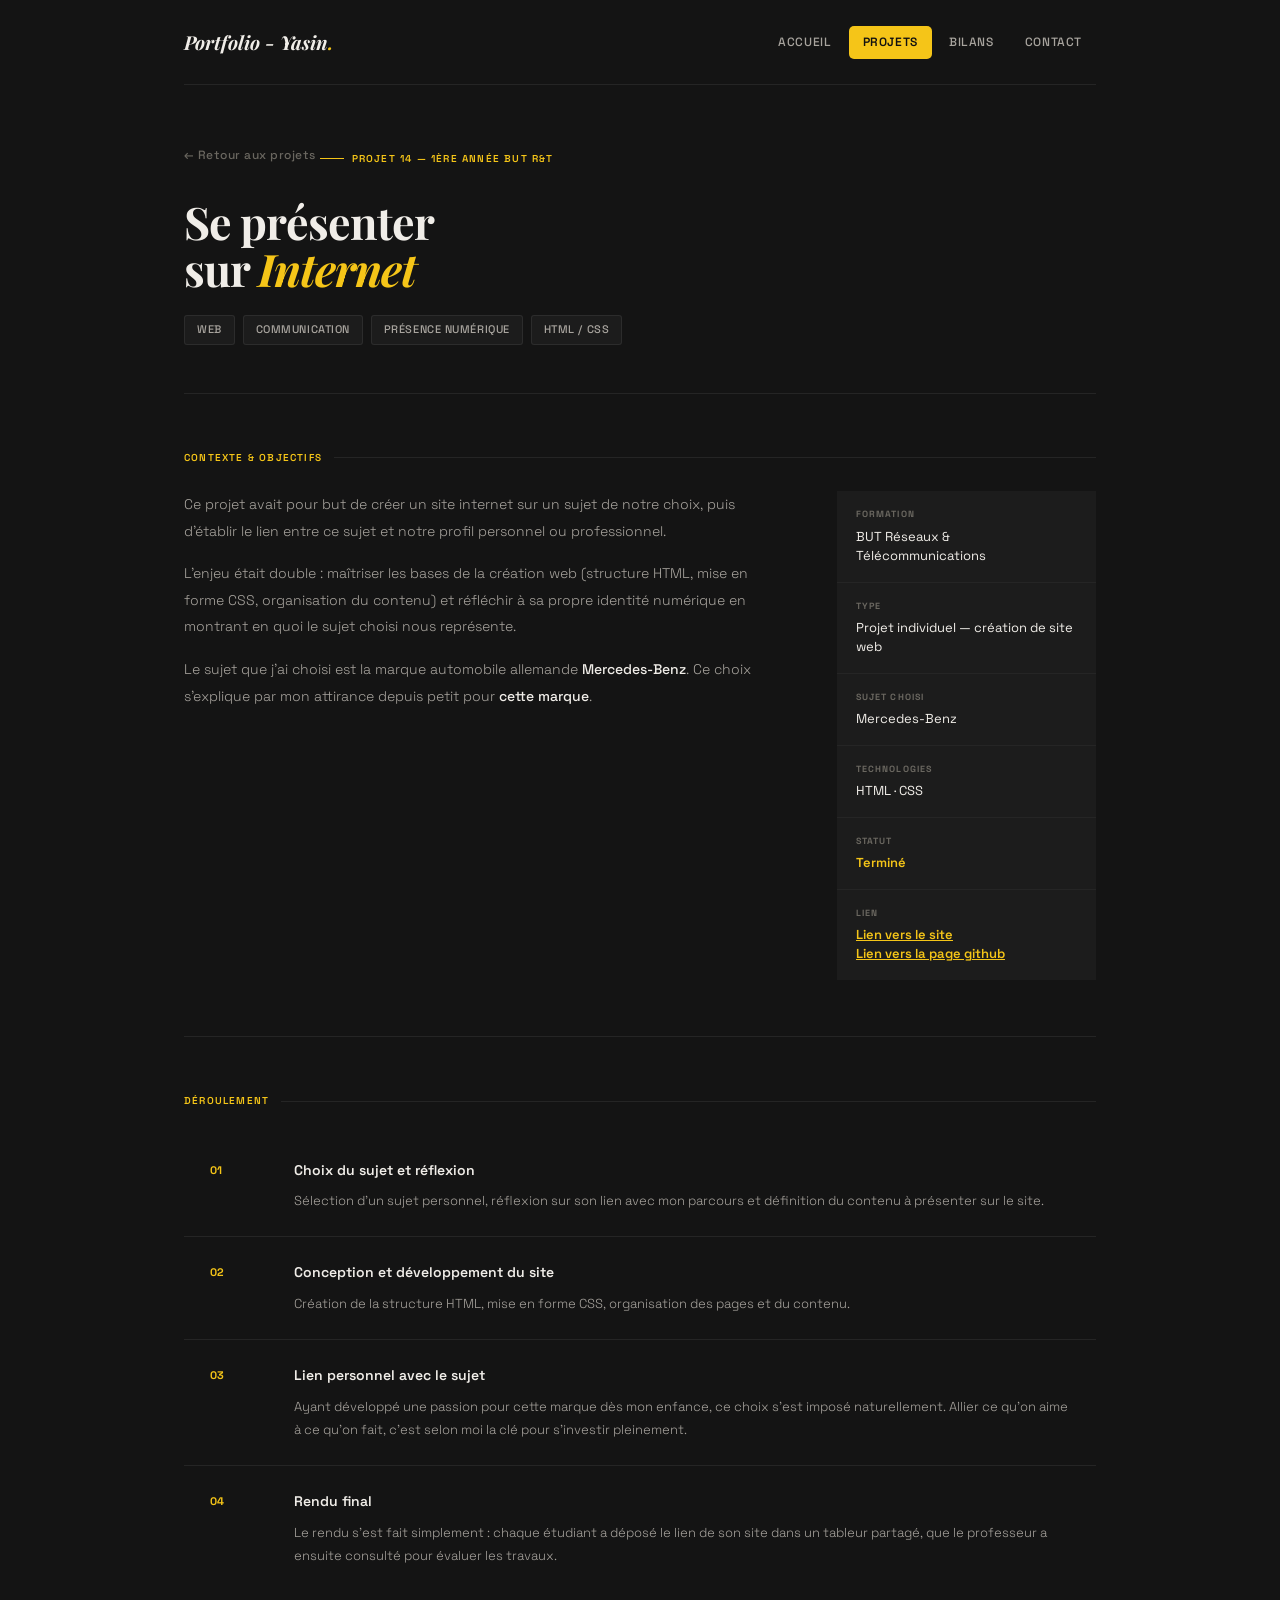
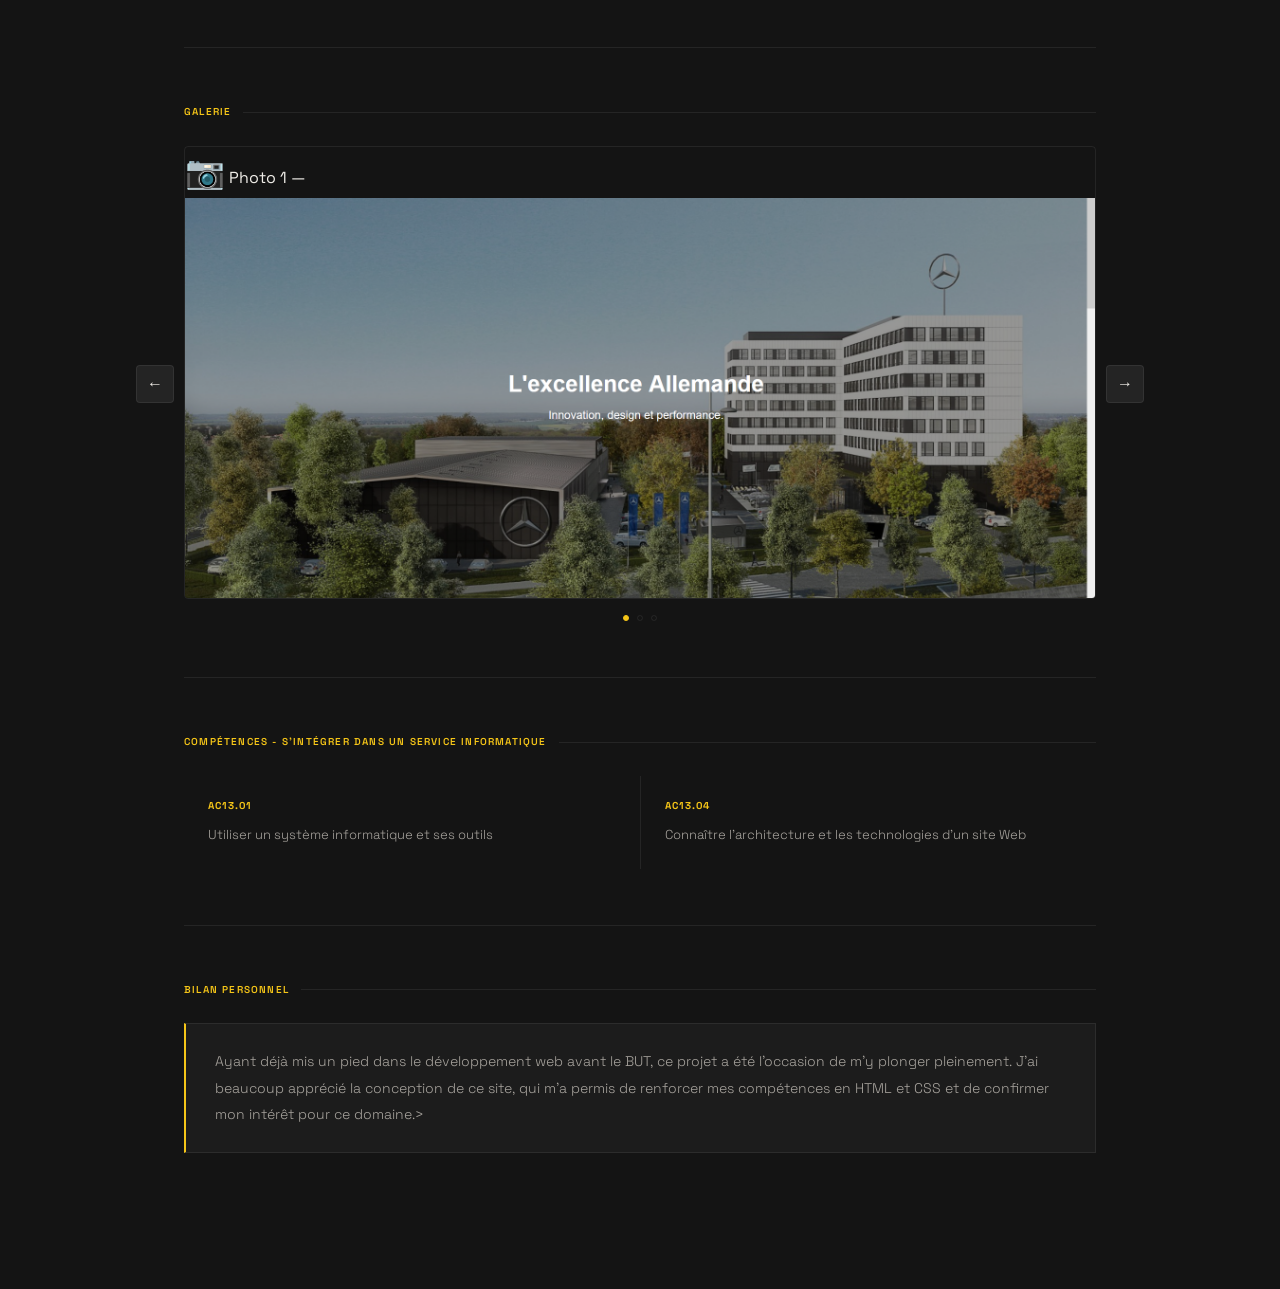
<file: projet3.html>
<!DOCTYPE html>
<html lang="fr">
<head>
  <meta charset="UTF-8" />
  <meta name="viewport" content="width=device-width, initial-scale=1.0" />
  <title>Projet 14 — Portfolio Yasin</title>
  <link rel="stylesheet" href="projet3.css" />
</head>
<body>
<div class="wrap">

  <nav>
    <a href="index.html" class="nav-logo">Portfolio - Yasin<span>.</span></a>
    <div class="nav-menu">
      <a href="index.html">Accueil</a>
      <a href="projet.html" class="active">Projets</a>
      <a href="bilans.html">Bilans</a>
      <a href="contact.html">Contact</a>
    </div>
  </nav>

  <section class="detail-header">
    <a href="projet.html" class="back-link">← Retour aux projets</a>
    <div class="detail-eyebrow">
      <span class="eyebrow-line"></span>
      Projet 14 — 1ère année BUT R&T
    </div>
    <h1 class="detail-title">Se présenter<br>sur <em>Internet</em></h1>
    <div class="detail-tags">
      <span class="dtag">Web</span>
      <span class="dtag">Communication</span>
      <span class="dtag">Présence numérique</span>
      <span class="dtag">HTML / CSS</span>
    </div>
  </section>

  <section>
    <div class="section-label">
      <span class="section-label-text">Contexte & objectifs</span>
      <span class="section-label-line"></span>
    </div>
    <div class="detail-grid">
      <div class="detail-main">
        <p>Ce projet avait pour but de créer un site internet sur un sujet de notre choix, puis d'établir le lien entre ce sujet et notre profil personnel ou professionnel.</p>
        <p>L'enjeu était double : maîtriser les bases de la création web (structure HTML, mise en forme CSS, organisation du contenu) et réfléchir à sa propre identité numérique en montrant en quoi le sujet choisi nous représente.</p>
        <p>Le sujet que j'ai choisi est  la marque automobile allemande <strong>Mercedes-Benz</strong>. Ce choix s'explique par mon attirance depuis petit pour <strong>cette marque</strong>.</p>
      </div>
      <div class="detail-side">
        <div class="side-info-block">
          <div class="sib-label">Formation</div>
          <div class="sib-value">BUT Réseaux & Télécommunications</div>
        </div>
        <div class="side-info-block">
          <div class="sib-label">Type</div>
          <div class="sib-value">Projet individuel — création de site web</div>
        </div>
        <div class="side-info-block">
          <div class="sib-label">Sujet choisi</div>
          <div class="sib-value">Mercedes-Benz</div>
        </div>
        <div class="side-info-block">
          <div class="sib-label">Technologies</div>
          <div class="sib-value">HTML · CSS</div>
        </div>
        <div class="side-info-block">
          <div class="sib-label">Statut</div>
          <div class="sib-value sib-done">Terminé</div>
        </div>
        <div class="side-info-block">
          <div class="sib-label">Lien</div>
          <div class="sib-value sib-done"><a href="https://yasinc63.github.io/Site-SAE-14/intro.html" style="color : #f5c518" target="_blank">Lien vers le site</a></div>
          <div class="sib-value sib-done"><a href="https://github.com/YasinC63/Site-SAE-14"  style="color : #f5c518" target="_blank">Lien vers la page github</a></div>
        </div>
      </div>
    </div>
  </section>

  <section>
    <div class="section-label">
      <span class="section-label-text">Déroulement</span>
      <span class="section-label-line"></span>
    </div>
    <div class="steps-list">
      <div class="step">
        <div class="step-num">01</div>
        <div class="step-content">
          <h3>Choix du sujet et réflexion</h3>
          <p>Sélection d'un sujet personnel, réflexion sur son lien avec mon parcours et définition du contenu à présenter sur le site.</p>
        </div>
      </div>
      <div class="step">
        <div class="step-num">02</div>
        <div class="step-content">
          <h3>Conception et développement du site</h3>
          <p>Création de la structure HTML, mise en forme CSS, organisation des pages et du contenu.</p>
        </div>
      </div>
      <div class="step">
        <div class="step-num">03</div>
        <div class="step-content">
          <h3>Lien personnel avec le sujet</h3>
          <p>Ayant développé une passion pour cette marque dès mon enfance, ce choix s'est imposé naturellement. Allier ce qu'on aime à ce qu'on fait, c'est selon moi la clé pour s'investir pleinement.</p>
        </div>
      </div>
      <div class="step">
        <div class="step-num">04</div>
        <div class="step-content">
          <h3>Rendu final</h3>
          <p>Le rendu s'est fait simplement : chaque étudiant a déposé le lien de son site dans un tableur partagé, que le professeur a ensuite consulté pour évaluer les travaux.</p>
        </div>
      </div>
    </div>
  </section>

  <!-- GALERIE PHOTOS -->
  <section>
    <div class="section-label">
      <span class="section-label-text">Galerie</span>
      <span class="section-label-line"></span>
    </div>
    <div class="carousel">
      <button class="carousel-btn prev" onclick="moveSlide('carousel14', -1)">&#8592;</button>
      <div class="carousel-track-wrap">
        <div class="carousel-track" id="carousel14">
          <div class="carousel-slide">
          
              <span class="slide-icon">&#128247;</span>
              <span>Photo 1 — <img src="capture/Projet3/p14-1.jpg.PNG"></span>
          
          </div>
          <div class="carousel-slide">
            <div class="slide-placeholder">
              <span class="slide-icon">&#128247;</span>
              <span>Photo 2 — <img src="capture/Projet3/p14-2.jpg.PNG"></span>
            </div>
          </div>
          <div class="carousel-slide">
            <div class="slide-placeholder">
              <span class="slide-icon">&#128247;</span>
              <span>Photo 3 — <img src="capture/Projet3/p14-3.jpg.PNG"></span>
            </div>
          </div>
        </div>
      </div>
      <button class="carousel-btn next" onclick="moveSlide('carousel14', 1)">&#8594;</button>
      <div class="carousel-dots" id="dots-carousel14">
        <span class="dot active" onclick="goToSlide('carousel14', 0)"></span>
        <span class="dot" onclick="goToSlide('carousel14', 1)"></span>
        <span class="dot" onclick="goToSlide('carousel14', 2)"></span>
      </div>
    </div>
  </section>

  <section>
    <div class="section-label">
      <span class="section-label-text">Compétences - S’intégrer dans un service informatique</span>
      <span class="section-label-line"></span>
    </div>
    <div class="skills-blocks">
      <div class="skill-block">
        <div class="sb-title">AC13.01</div>
        <p>Utiliser un système informatique et ses outils</p>
      </div>
      <div class="skill-block">
        <div class="sb-title">AC13.04</div>
        <p>Connaître l’architecture et les technologies d’un site Web</p>
      </div>
    </div>
  </section>

  <section>
    <div class="section-label">
      <span class="section-label-text">Bilan personnel</span>
      <span class="section-label-line"></span>
    </div>
    <div class="bilan-block">
      <p>Ayant déjà mis un pied dans le développement web avant le BUT, ce projet a été l'occasion de m'y plonger pleinement. J'ai beaucoup apprécié la conception de ce site, qui m'a permis de renforcer mes compétences en HTML et CSS et de confirmer mon intérêt pour ce domaine.></p>
    </div>
  </section>

</div>
<script src="carousel.js"></script>
</body>
</html>
</file>
<file: style.css>
@import url('https://fonts.googleapis.com/css2?family=Space+Grotesk:wght@300;400;500;600;700&family=Playfair+Display:ital,wght@0,700;1,700&display=swap');

/* =====================
   RESET & BASE
   ===================== */
*, *::before, *::after {
  box-sizing: border-box;
  margin: 0;
  padding: 0;
}

:root {
  --bg:       #141414;
  --bg2:      #1c1c1c;
  --bg3:      #242424;
  --bg4:      #2e2e2e;
  --yellow:   #f5c518;
  --yellow2:  #e6b800;
  --yellow-dim: rgba(245, 197, 24, 0.12);
  --text:     #f0ede8;
  --text2:    #a8a49e;
  --text3:    #6a6760;
  --border:   rgba(255, 255, 255, 0.07);
  --border-y: rgba(245, 197, 24, 0.2);
}

html { scroll-behavior: smooth; }

body {
  font-family: 'Space Grotesk', sans-serif;
  color: var(--text);
  background: var(--bg);
  line-height: 1.6;
  -webkit-font-smoothing: antialiased;
}

/* ===================== LAYOUT ===================== */
.wrap {
  max-width: 960px;
  margin: 0 auto;
  padding: 0 1.5rem 5rem;
}

/* ===================== NAVIGATION ===================== */
nav {
  display: flex;
  justify-content: space-between;
  align-items: center;
  padding: 1.6rem 0;
  border-bottom: 0.5px solid var(--border);
}

.nav-logo {
  font-family: 'Playfair Display', serif;
  font-size: 1.2rem;
  font-weight: 700;
  font-style: italic;
  color: var(--text);
  letter-spacing: -0.01em;
  text-decoration: none;
}

.nav-logo span { color: var(--yellow); }

.nav-menu { display: flex; gap: 0.2rem; }

.nav-menu a {
  font-size: 12px;
  font-weight: 500;
  color: var(--text2);
  text-decoration: none;
  padding: 7px 14px;
  border-radius: 5px;
  letter-spacing: 0.05em;
  text-transform: uppercase;
  transition: background 0.15s, color 0.15s;
}

.nav-menu a:hover { background: var(--bg3); color: var(--text); }
.nav-menu a.active { background: var(--yellow); color: #111; font-weight: 600; }

/* ===================== HERO ===================== */
.hero {
  display: grid;
  grid-template-columns: 1fr 200px;
  gap: 3rem;
  align-items: center;
  padding: 4.5rem 0 4rem;
  border-bottom: 0.5px solid var(--border);
}

.hero-eyebrow {
  display: inline-flex;
  align-items: center;
  gap: 8px;
  font-size: 10px;
  font-weight: 600;
  letter-spacing: 0.12em;
  text-transform: uppercase;
  color: var(--yellow);
  margin-bottom: 1.3rem;
}

.eyebrow-line {
  width: 24px;
  height: 1px;
  background: var(--yellow);
  display: inline-block;
}

.hero h1 {
  font-family: 'Playfair Display', serif;
  font-size: 3rem;
  font-weight: 700;
  line-height: 1.06;
  letter-spacing: -0.02em;
  color: var(--text);
  margin-bottom: 1.2rem;
}

.hero h1 em { font-style: italic; color: var(--yellow); }

.hero-sub {
  font-size: 14.5px;
  color: var(--text2);
  line-height: 1.8;
  max-width: 460px;
  margin-bottom: 2rem;
  font-weight: 300;
}

.hero-sub strong { font-weight: 500; color: var(--text); }

.cta-row { display: flex; gap: 10px; flex-wrap: wrap; }

/* ===================== BOUTONS ===================== */
.btn-main {
  font-family: 'Space Grotesk', sans-serif;
  font-size: 12.5px;
  font-weight: 600;
  background: var(--yellow);
  color: #111;
  padding: 11px 24px;
  border-radius: 4px;
  border: none;
  cursor: pointer;
  letter-spacing: 0.04em;
  text-transform: uppercase;
  text-decoration: none;
  display: inline-block;
  transition: background 0.2s, transform 0.15s;
}

.btn-main:hover { background: var(--yellow2); transform: translateY(-1px); }

.btn-ghost {
  font-family: 'Space Grotesk', sans-serif;
  font-size: 12.5px;
  font-weight: 500;
  background: transparent;
  color: var(--text2);
  padding: 11px 24px;
  border-radius: 4px;
  border: 0.5px solid var(--border);
  cursor: pointer;
  letter-spacing: 0.04em;
  text-transform: uppercase;
  text-decoration: none;
  display: inline-block;
  transition: border-color 0.2s, color 0.2s;
}

.btn-ghost:hover { border-color: var(--border-y); color: var(--yellow); }

/* ===================== PHOTO ===================== */
.photo-block {
  display: flex;
  flex-direction: column;
  align-items: center;
  gap: 12px;
}

.photo-frame {
  width: 154px;
  height: 186px;
  border-radius: 16px;
  background: var(--bg2);
  border: 0.5px solid var(--border);
  display: flex;
  flex-direction: column;
  align-items: center;
  justify-content: center;
  gap: 10px;
  position: relative;
  overflow: hidden;
}

.photo-frame::after {
  content: '';
  position: absolute;
  bottom: 0; left: 0; right: 0;
  height: 3px;
  background: var(--yellow);
}

/* Pour remplacer le placeholder par ta photo :
   Dans index.html, remplace .photo-avatar + .photo-label par :
   <img src="images/photo.jpg" alt="Photo de Yasin" style="width:100%;height:100%;object-fit:cover;"> */

.photo-avatar {
  width: 60px;
  height: 60px;
  border-radius: 50%;
  background: var(--bg3);
  border: 0.5px solid var(--border-y);
  display: flex;
  align-items: center;
  justify-content: center;
}

.photo-label {
  font-size: 10px;
  color: var(--text3);
  text-align: center;
  line-height: 1.5;
  letter-spacing: 0.03em;
}

.availability {
  display: inline-flex;
  align-items: center;
  gap: 7px;
  font-size: 10.5px;
  color: var(--yellow);
  font-weight: 600;
  background: var(--yellow-dim);
  padding: 5px 12px;
  border-radius: 3px;
  letter-spacing: 0.04em;
  text-transform: uppercase;
  border: 0.5px solid var(--border-y);
}

.avail-dot {
  width: 5px;
  height: 5px;
  border-radius: 50%;
  background: var(--yellow);
  display: inline-block;
}

/* ===================== SECTIONS ===================== */
section {
  padding: 3.5rem 0;
  border-bottom: 0.5px solid var(--border);
}

section:last-child { border-bottom: none; }

.section-label {
  display: flex;
  align-items: center;
  gap: 12px;
  margin-bottom: 1.6rem;
}

.section-label-text {
  font-size: 10px;
  font-weight: 600;
  letter-spacing: 0.12em;
  text-transform: uppercase;
  color: var(--yellow);
  white-space: nowrap;
}

.section-label-line {
  flex: 1;
  height: 0.5px;
  background: var(--border);
}

/* ===================== ABOUT CARDS ===================== */
.about-grid {
  display: grid;
  grid-template-columns: 1fr 1fr;
  gap: 1px;
  background: var(--border);
}

.about-card {
  background: var(--bg);
  padding: 1.5rem 1.6rem;
  transition: background 0.2s;
}

.about-card:hover { background: var(--bg2); }

.about-num {
  font-size: 10px;
  font-weight: 700;
  color: var(--yellow);
  letter-spacing: 0.08em;
  margin-bottom: 10px;
}

.about-card h3 {
  font-size: 14px;
  font-weight: 600;
  color: var(--text);
  margin-bottom: 8px;
}

.about-card p {
  font-size: 13px;
  color: var(--text2);
  line-height: 1.7;
  font-weight: 300;
}

.about-card p strong { font-weight: 600; color: var(--text); }

/* ===================== PAGE CARDS ===================== */
.pages-grid {
  display: grid;
  grid-template-columns: repeat(3, 1fr);
  gap: 1px;
  background: var(--border);
}

.page-card {
  background: var(--bg);
  padding: 1.5rem 1.4rem;
  text-decoration: none;
  color: inherit;
  display: block;
  transition: background 0.2s;
  position: relative;
}

.page-card:hover { background: var(--bg2); }

.page-num {
  font-size: 9px;
  font-weight: 700;
  letter-spacing: 0.1em;
  color: var(--text3);
  margin-bottom: 1rem;
  display: block;
  text-transform: uppercase;
}

.page-card h3 {
  font-size: 14px;
  font-weight: 600;
  color: var(--text);
  margin-bottom: 6px;
}

.page-card p {
  font-size: 12px;
  color: var(--text2);
  line-height: 1.6;
}

.page-arrow {
  position: absolute;
  top: 1.5rem;
  right: 1.4rem;
  color: var(--text3);
  font-size: 16px;
  transition: color 0.2s, transform 0.2s;
}

.page-card:hover .page-arrow { color: var(--yellow); transform: translate(2px, -2px); }

.page-bottom-bar {
  position: absolute;
  bottom: 0; left: 0; right: 0;
  height: 2px;
  background: var(--yellow);
  transform: scaleX(0);
  transform-origin: left;
  transition: transform 0.3s;
}

.page-card:hover .page-bottom-bar { transform: scaleX(1); }

/* ===================== RESPONSIVE ===================== */
@media (max-width: 720px) {
  .hero { grid-template-columns: 1fr; text-align: center; }
  .hero-eyebrow { justify-content: center; }
  .photo-block { order: -1; }
  .hero h1 { font-size: 2.2rem; }
  .hero-sub { max-width: 100%; }
  .cta-row { justify-content: center; }
  .about-grid { grid-template-columns: 1fr; }
  .pages-grid { grid-template-columns: 1fr; }
  .nav-menu a { padding: 6px 9px; font-size: 11px; }
}
</file>
<file: bilans.css>
@import url('https://fonts.googleapis.com/css2?family=Space+Grotesk:wght@300;400;500;600;700&family=Playfair+Display:ital,wght@0,700;1,700&display=swap');

*, *::before, *::after { box-sizing: border-box; margin: 0; padding: 0; }

:root {
  --bg: #141414; --bg2: #1c1c1c; --bg3: #242424; --bg4: #2e2e2e;
  --yellow: #f5c518; --yellow2: #e6b800;
  --yellow-dim: rgba(245,197,24,0.12);
  --text: #f0ede8; --text2: #a8a49e; --text3: #6a6760;
  --border: rgba(255,255,255,0.07); --border-y: rgba(245,197,24,0.2);
  --green: #22c55e; --green-dim: rgba(34,197,94,0.1);
  --orange: #f59e0b; --orange-dim: rgba(245,158,11,0.1);
  --red: #ef4444; --red-dim: rgba(239,68,68,0.1);
}

html { scroll-behavior: smooth; }
body { font-family: 'Space Grotesk', sans-serif; color: var(--text); background: var(--bg); line-height: 1.6; -webkit-font-smoothing: antialiased; }

.wrap { max-width: 960px; margin: 0 auto; padding: 0 1.5rem 5rem; }

/* NAV */
nav { display: flex; justify-content: space-between; align-items: center; padding: 1.6rem 0; border-bottom: 0.5px solid var(--border); }
.nav-logo { font-family: 'Playfair Display', serif; font-size: 1.2rem; font-weight: 700; font-style: italic; color: var(--text); text-decoration: none; }
.nav-logo span { color: var(--yellow); }
.nav-menu { display: flex; gap: 0.2rem; }
.nav-menu a { font-size: 12px; font-weight: 500; color: var(--text2); text-decoration: none; padding: 7px 14px; border-radius: 5px; letter-spacing: 0.05em; text-transform: uppercase; transition: background 0.15s, color 0.15s; }
.nav-menu a:hover { background: var(--bg3); color: var(--text); }
.nav-menu a.active { background: var(--yellow); color: #111; font-weight: 600; }

/* SECTIONS */
section { padding: 3.5rem 0; border-bottom: 0.5px solid var(--border); }
section:last-child { border-bottom: none; }
.section-label { display: flex; align-items: center; gap: 12px; margin-bottom: 1.6rem; }
.section-label-text { font-size: 10px; font-weight: 600; letter-spacing: 0.12em; text-transform: uppercase; color: var(--yellow); white-space: nowrap; }
.section-label-line { flex: 1; height: 0.5px; background: var(--border); }

/* HEADER */
.detail-header { padding: 3.5rem 0 3rem; border-bottom: 0.5px solid var(--border); }
.detail-eyebrow { display: inline-flex; align-items: center; gap: 8px; font-size: 10px; font-weight: 600; letter-spacing: 0.12em; text-transform: uppercase; color: var(--yellow); margin-bottom: 1.2rem; }
.eyebrow-line { width: 24px; height: 1px; background: var(--yellow); display: inline-block; }
.detail-title { font-family: 'Playfair Display', serif; font-size: 2.8rem; font-weight: 700; line-height: 1.06; letter-spacing: -0.02em; color: var(--text); margin-bottom: 1.2rem; }
.detail-title em { font-style: italic; color: var(--yellow); }
.header-desc { font-size: 14.5px; color: var(--text2); line-height: 1.8; max-width: 560px; font-weight: 300; }

/* =====================
   PROGRESS CARDS
   ===================== */
.progress-grid {
  display: grid;
  grid-template-columns: 1fr 1fr;
  gap: 1px;
  background: var(--border);
}

.progress-card {
  background: var(--bg);
  padding: 1.4rem 1.6rem;
  transition: background 0.2s;
}

.progress-card:hover { background: var(--bg2); }

.progress-top {
  display: flex;
  justify-content: space-between;
  align-items: baseline;
  margin-bottom: 10px;
}

.progress-domain {
  font-size: 13px;
  font-weight: 600;
  color: var(--text);
}

.progress-pct {
  font-size: 12px;
  font-weight: 700;
  color: var(--yellow);
  letter-spacing: 0.04em;
}

.progress-bar-wrap {
  height: 3px;
  background: var(--bg4);
  border-radius: 2px;
  margin-bottom: 12px;
  overflow: hidden;
}

.progress-bar {
  height: 100%;
  background: var(--yellow);
  border-radius: 2px;
  transition: width 0.6s ease;
}

.progress-desc {
  font-size: 12.5px;
  color: var(--text2);
  line-height: 1.7;
  font-weight: 300;
}

/* =====================
   SKILLS STATE
   ===================== */
.skills-state-grid {
  display: grid;
  grid-template-columns: repeat(3, 1fr);
  gap: 1px;
  background: var(--border);
}

.skills-state-col {
  background: var(--bg);
  padding: 1.4rem 1.5rem;
}

.state-header {
  display: flex;
  align-items: center;
  gap: 8px;
  font-size: 10px;
  font-weight: 700;
  letter-spacing: 0.1em;
  text-transform: uppercase;
  margin-bottom: 1rem;
  padding-bottom: 0.8rem;
  border-bottom: 0.5px solid var(--border);
}

.state-ok { color: var(--green); }
.state-ok .state-dot { background: var(--green); }
.state-wip { color: var(--orange); }
.state-wip .state-dot { background: var(--orange); }
.state-todo { color: var(--red); }
.state-todo .state-dot { background: var(--red); }

.state-dot {
  width: 6px;
  height: 6px;
  border-radius: 50%;
  display: inline-block;
  flex-shrink: 0;
}

.state-list {
  list-style: none;
  display: flex;
  flex-direction: column;
  gap: 8px;
}

.state-list li {
  font-size: 13px;
  color: var(--text2);
  line-height: 1.5;
  font-weight: 300;
  padding-left: 12px;
  position: relative;
}

.state-list li::before {
  content: '—';
  position: absolute;
  left: 0;
  color: var(--text3);
  font-size: 10px;
}

/* =====================
   SEMESTER CARDS
   ===================== */
.semester-list {
  display: flex;
  flex-direction: column;
  gap: 1px;
  background: var(--border);
}

.semester-card {
  background: var(--bg);
  padding: 1.8rem 2rem;
  transition: background 0.2s;
  position: relative;
}

.semester-card:hover { background: var(--bg2); }

.semester-top {
  display: flex;
  justify-content: space-between;
  align-items: center;
  margin-bottom: 10px;
}

.semester-num {
  font-size: 10px;
  font-weight: 700;
  letter-spacing: 0.1em;
  text-transform: uppercase;
  color: var(--yellow);
}

.semester-status {
  font-size: 10px;
  font-weight: 600;
  letter-spacing: 0.06em;
  text-transform: uppercase;
  padding: 4px 10px;
  border-radius: 3px;
}

.status-done { background: var(--green-dim); color: var(--green); border: 0.5px solid rgba(34,197,94,0.2); }
.status-wip { background: var(--orange-dim); color: var(--orange); border: 0.5px solid rgba(245,158,11,0.2); }

.semester-card h3 {
  font-size: 15px;
  font-weight: 600;
  color: var(--text);
  margin-bottom: 8px;
}

.semester-card > p {
  font-size: 13px;
  color: var(--text2);
  line-height: 1.8;
  font-weight: 300;
  margin-bottom: 1rem;
  max-width: 680px;
}

.semester-tags {
  display: flex;
  flex-wrap: wrap;
  gap: 6px;
  margin-bottom: 1.2rem;
}

.stag {
  font-size: 10px;
  font-weight: 500;
  letter-spacing: 0.05em;
  text-transform: uppercase;
  color: var(--text2);
  background: var(--bg2);
  border: 0.5px solid var(--border);
  padding: 4px 10px;
  border-radius: 3px;
}

.semester-reflection {
  border-left: 2px solid var(--yellow);
  padding-left: 1rem;
}

.ref-label {
  font-size: 9px;
  font-weight: 700;
  letter-spacing: 0.1em;
  text-transform: uppercase;
  color: var(--yellow);
  margin-bottom: 6px;
}

.semester-reflection p {
  font-size: 13px;
  color: var(--text2);
  line-height: 1.7;
  font-weight: 300;
}

/* =====================
   PERSONAL CARDS
   ===================== */
.personal-grid {
  display: grid;
  grid-template-columns: 1fr 1fr;
  gap: 1px;
  background: var(--border);
}

.personal-card {
  background: var(--bg);
  padding: 1.5rem 1.6rem;
  transition: background 0.2s;
}

.personal-card:hover { background: var(--bg2); }

.personal-num {
  font-size: 10px;
  font-weight: 700;
  color: var(--yellow);
  letter-spacing: 0.08em;
  margin-bottom: 10px;
}

.personal-card h3 {
  font-size: 14px;
  font-weight: 600;
  color: var(--text);
  margin-bottom: 8px;
}

.personal-card p {
  font-size: 13px;
  color: var(--text2);
  line-height: 1.7;
  font-weight: 300;
}

/* =====================
   RESPONSIVE
   ===================== */
@media (max-width: 720px) {
  .detail-title { font-size: 2rem; }
  .progress-grid { grid-template-columns: 1fr; }
  .skills-state-grid { grid-template-columns: 1fr; }
  .personal-grid { grid-template-columns: 1fr; }
  .nav-menu a { padding: 6px 9px; font-size: 11px; }
}
</file>
<file: contact.css>
@import url('https://fonts.googleapis.com/css2?family=Space+Grotesk:wght@300;400;500;600;700&family=Playfair+Display:ital,wght@0,700;1,700&display=swap');

*, *::before, *::after { box-sizing: border-box; margin: 0; padding: 0; }

:root {
  --bg: #141414; --bg2: #1c1c1c; --bg3: #242424;
  --yellow: #f5c518; --yellow2: #e6b800;
  --yellow-dim: rgba(245,197,24,0.12);
  --text: #f0ede8; --text2: #a8a49e; --text3: #6a6760;
  --border: rgba(255,255,255,0.07); --border-y: rgba(245,197,24,0.2);
  --green: #22c55e; --green-dim: rgba(34,197,94,0.1);
}

html { scroll-behavior: smooth; }
body { font-family: 'Space Grotesk', sans-serif; color: var(--text); background: var(--bg); line-height: 1.6; -webkit-font-smoothing: antialiased; }

.wrap { max-width: 960px; margin: 0 auto; padding: 0 1.5rem 5rem; }

/* NAV */
nav { display: flex; justify-content: space-between; align-items: center; padding: 1.6rem 0; border-bottom: 0.5px solid var(--border); }
.nav-logo { font-family: 'Playfair Display', serif; font-size: 1.2rem; font-weight: 700; font-style: italic; color: var(--text); text-decoration: none; }
.nav-logo span { color: var(--yellow); }
.nav-menu { display: flex; gap: 0.2rem; }
.nav-menu a { font-size: 12px; font-weight: 500; color: var(--text2); text-decoration: none; padding: 7px 14px; border-radius: 5px; letter-spacing: 0.05em; text-transform: uppercase; transition: background 0.15s, color 0.15s; }
.nav-menu a:hover { background: var(--bg3); color: var(--text); }
.nav-menu a.active { background: var(--yellow); color: #111; font-weight: 600; }

/* HEADER */
.contact-header { padding: 3.5rem 0 3rem; border-bottom: 0.5px solid var(--border); }
.detail-eyebrow { display: inline-flex; align-items: center; gap: 8px; font-size: 10px; font-weight: 600; letter-spacing: 0.12em; text-transform: uppercase; color: var(--yellow); margin-bottom: 1.2rem; }
.eyebrow-line { width: 24px; height: 1px; background: var(--yellow); display: inline-block; }
.detail-title { font-family: 'Playfair Display', serif; font-size: 2.8rem; font-weight: 700; line-height: 1.06; letter-spacing: -0.02em; color: var(--text); margin-bottom: 1.2rem; }
.detail-title em { font-style: italic; color: var(--yellow); }
.header-desc { font-size: 14.5px; color: var(--text2); line-height: 1.8; max-width: 500px; font-weight: 300; }

/* CONTACT SECTION */
.contact-section { padding: 3.5rem 0; }

.contact-grid {
  display: grid;
  grid-template-columns: 1.4fr 0.6fr;
  gap: 3rem;
  align-items: start;
}

/* FORMULAIRE */
.form-block { display: flex; flex-direction: column; gap: 1rem; }

.form-row {
  display: grid;
  grid-template-columns: 1fr 1fr;
  gap: 1rem;
}

.input-group { display: flex; flex-direction: column; gap: 6px; }

.input-group label {
  font-size: 10px;
  font-weight: 700;
  letter-spacing: 0.1em;
  text-transform: uppercase;
  color: var(--text3);
}

input, textarea {
  font-family: 'Space Grotesk', sans-serif;
  font-size: 13px;
  font-weight: 300;
  color: var(--text);
  background: var(--bg2);
  border: 0.5px solid var(--border);
  border-radius: 4px;
  padding: 10px 14px;
  outline: none;
  transition: border-color 0.2s;
  resize: none;
}

input::placeholder, textarea::placeholder { color: var(--text3); }
input:focus, textarea:focus { border-color: var(--border-y); }

.btn-send {
  font-family: 'Space Grotesk', sans-serif;
  font-size: 12.5px;
  font-weight: 600;
  background: var(--yellow);
  color: #111;
  padding: 12px 26px;
  border-radius: 4px;
  border: none;
  cursor: pointer;
  letter-spacing: 0.04em;
  text-transform: uppercase;
  align-self: flex-start;
  transition: background 0.2s, transform 0.15s;
}

.btn-send:hover { background: var(--yellow2); transform: translateY(-1px); }

.form-feedback {
  font-size: 13px;
  font-weight: 400;
  padding: 10px 14px;
  border-radius: 4px;
  display: none;
}

.form-feedback.success {
  display: block;
  background: var(--green-dim);
  color: var(--green);
  border: 0.5px solid rgba(34,197,94,0.2);
}

.form-feedback.error {
  display: block;
  background: rgba(239,68,68,0.08);
  color: #ef4444;
  border: 0.5px solid rgba(239,68,68,0.2);
}

/* INFO BLOCK */
.info-block {
  display: flex;
  flex-direction: column;
  gap: 1px;
  background: var(--border);
}

.info-card {
  background: var(--bg2);
  padding: 1.1rem 1.3rem;
}

.info-label {
  font-size: 9px;
  font-weight: 700;
  letter-spacing: 0.12em;
  text-transform: uppercase;
  color: var(--text3);
  margin-bottom: 6px;
}

.info-value {
  font-size: 13px;
  color: var(--text);
  line-height: 1.6;
}

.info-value.avail {
  color: var(--green);
  font-weight: 600;
  font-size: 12px;
  letter-spacing: 0.02em;
}

/* SOCIAL */
.social-links { display: flex; flex-direction: column; gap: 8px; }

.social-btn {
  display: inline-flex;
  align-items: center;
  gap: 8px;
  font-size: 12.5px;
  font-weight: 500;
  color: var(--text2);
  text-decoration: none;
  padding: 8px 12px;
  border-radius: 4px;
  border: 0.5px solid var(--border);
  background: var(--bg3);
  transition: border-color 0.2s, color 0.2s;
  letter-spacing: 0.02em;
}

.social-btn:hover { border-color: var(--border-y); color: var(--yellow); }

/* RESPONSIVE */
@media (max-width: 720px) {
  .detail-title { font-size: 2rem; }
  .contact-grid { grid-template-columns: 1fr; }
  .form-row { grid-template-columns: 1fr; }
  .nav-menu a { padding: 6px 9px; font-size: 11px; }
}
</file>
<file: projet.css>
.sae-hero {
      padding: 4.5rem 0 4rem;
      border-bottom: 0.5px solid var(--border);
    }

.sae-hero-grid {
      display: grid;
      grid-template-columns: 1.2fr 320px;
      gap: 3rem;
      align-items: end;
    }

.sae-title {
      font-family: 'Playfair Display', serif;
      font-size: 3rem;
      line-height: 1.05;
      letter-spacing: -0.03em;
      margin-bottom: 1.2rem;
    }

.sae-title em {
      color: var(--yellow);
      font-style: italic;
    }

.sae-desc {
      max-width: 560px;
      font-size: 14px;
      line-height: 1.9;
      color: var(--text2);
      font-weight: 300;
    }

.sae-side-card {
      border: 0.5px solid var(--border);
      background: var(--bg2);
      padding: 1.4rem;
      position: relative;
      overflow: hidden;
    }

.sae-side-card::after {
      content: '';
      position: absolute;
      bottom: 0;
      left: 0;
      right: 0;
      height: 2px;
      background: var(--yellow);
    }

.side-label {
      font-size: 10px;
      text-transform: uppercase;
      letter-spacing: 0.12em;
      color: var(--yellow);
      margin-bottom: 1rem;
      font-weight: 700;
    }

.side-info {
      display: flex;
      flex-direction: column;
      gap: 1rem;
    }

.side-item span {
      display: block;
    }

.side-item .k {
      font-size: 10px;
      text-transform: uppercase;
      letter-spacing: 0.08em;
      color: var(--text3);
      margin-bottom: 5px;
    }

.side-item .v {
      font-size: 13px;
      color: var(--text);
      line-height: 1.6;
    }

/* =====================
   SAE LIST
   ===================== */
.sae-list {
      display: flex;
      flex-direction: column;
      gap: 1px;
      background: var(--border);
    }

.sae-card {
      background: var(--bg);
      padding: 2rem;
      transition: background 0.2s;
      position: relative;
    }

.sae-card:hover {
      background: var(--bg2);
    }

.sae-top {
      display: flex;
      justify-content: space-between;
      align-items: flex-start;
      gap: 2rem;
      margin-bottom: 1.4rem;
    }

.sae-number {
      font-size: 10px;
      font-weight: 700;
      letter-spacing: 0.12em;
      color: var(--yellow);
      text-transform: uppercase;
      margin-bottom: 10px;
    }

.sae-card h2 {
      font-size: 1.2rem;
      color: var(--text);
      font-weight: 600;
      line-height: 1.4;
    }

.sae-status {
      white-space: nowrap;
      font-size: 10px;
      text-transform: uppercase;
      letter-spacing: 0.08em;
      padding: 6px 12px;
      border-radius: 3px;
      border: 0.5px solid var(--border-y);
      background: var(--yellow-dim);
      color: var(--yellow);
      font-weight: 600;
    }

.sae-content {
      display: grid;
      grid-template-columns: 1.3fr 0.7fr;
      gap: 2rem;
    }

.sae-text p {
      font-size: 13px;
      color: var(--text2);
      line-height: 1.9;
      font-weight: 300;
      margin-bottom: 1rem;
    }

.sae-text strong {
      color: var(--text);
      font-weight: 500;
    }

.sae-meta {
      border-left: 0.5px solid var(--border);
      padding-left: 1.5rem;
      display: flex;
      flex-direction: column;
      gap: 1.2rem;
    }

.meta-block .meta-title {
      font-size: 10px;
      text-transform: uppercase;
      letter-spacing: 0.1em;
      color: var(--text3);
      margin-bottom: 8px;
      font-weight: 700;
    }

.meta-block .meta-text {
      font-size: 12px;
      line-height: 1.8;
      color: var(--text2);
    }

.coming-soon {
      display: inline-flex;
      align-items: center;
      gap: 8px;
      margin-top: 0.5rem;
      font-size: 11px;
      color: var(--yellow);
    }

.coming-dot {
      width: 5px;
      height: 5px;
      border-radius: 50%;
      background: var(--yellow);
    }

    /* =====================
       RESPONSIVE
       ===================== */
    @media (max-width: 720px) {

      .sae-hero-grid,
      .sae-content,
      .sae-top {
        grid-template-columns: 1fr;
        display: grid;
      }

      .sae-top {
        gap: 1rem;
      }

      .sae-meta {
        border-left: none;
        border-top: 0.5px solid var(--border);
        padding-left: 0;
        padding-top: 1.5rem;
      }

      .sae-title {
        font-size: 2.2rem;
      }
    }
</file>
<file: projet1.css>
@import url('https://fonts.googleapis.com/css2?family=Space+Grotesk:wght@300;400;500;600;700&family=Playfair+Display:ital,wght@0,700;1,700&display=swap');

*, *::before, *::after { box-sizing: border-box; margin: 0; padding: 0; }

:root {
  --bg: #141414; --bg2: #1c1c1c; --bg3: #242424;
  --yellow: #f5c518; --yellow2: #e6b800;
  --yellow-dim: rgba(245,197,24,0.12);
  --text: #f0ede8; --text2: #a8a49e; --text3: #6a6760;
  --border: rgba(255,255,255,0.07); --border-y: rgba(245,197,24,0.2);
}

html { scroll-behavior: smooth; }
body { font-family: 'Space Grotesk', sans-serif; color: var(--text); background: var(--bg); line-height: 1.6; -webkit-font-smoothing: antialiased; }

.wrap { max-width: 960px; margin: 0 auto; padding: 0 1.5rem 5rem; }

/* NAV */
nav { display: flex; justify-content: space-between; align-items: center; padding: 1.6rem 0; border-bottom: 0.5px solid var(--border); }
.nav-logo { font-family: 'Playfair Display', serif; font-size: 1.2rem; font-weight: 700; font-style: italic; color: var(--text); text-decoration: none; }
.nav-logo span { color: var(--yellow); }
.nav-menu { display: flex; gap: 0.2rem; }
.nav-menu a { font-size: 12px; font-weight: 500; color: var(--text2); text-decoration: none; padding: 7px 14px; border-radius: 5px; letter-spacing: 0.05em; text-transform: uppercase; transition: background 0.15s, color 0.15s; }
.nav-menu a:hover { background: var(--bg3); color: var(--text); }
.nav-menu a.active { background: var(--yellow); color: #111; font-weight: 600; }

/* SECTION */
section { padding: 3.5rem 0; border-bottom: 0.5px solid var(--border); }
section:last-child { border-bottom: none; }
.section-label { display: flex; align-items: center; gap: 12px; margin-bottom: 1.6rem; }
.section-label-text { font-size: 10px; font-weight: 600; letter-spacing: 0.12em; text-transform: uppercase; color: var(--yellow); white-space: nowrap; }
.section-label-line { flex: 1; height: 0.5px; background: var(--border); }

/* HEADER */
.detail-header { padding: 3.5rem 0 3rem; border-bottom: 0.5px solid var(--border); }
.back-link { display: inline-block; font-size: 12px; font-weight: 500; color: var(--text3); text-decoration: none; letter-spacing: 0.04em; margin-bottom: 2rem; transition: color 0.2s; }
.back-link:hover { color: var(--yellow); }
.detail-eyebrow { display: inline-flex; align-items: center; gap: 8px; font-size: 10px; font-weight: 600; letter-spacing: 0.12em; text-transform: uppercase; color: var(--yellow); margin-bottom: 1.2rem; }
.eyebrow-line { width: 24px; height: 1px; background: var(--yellow); display: inline-block; }
.detail-title { font-family: 'Playfair Display', serif; font-size: 2.8rem; font-weight: 700; line-height: 1.06; letter-spacing: -0.02em; color: var(--text); margin-bottom: 1.4rem; }
.detail-title em { font-style: italic; color: var(--yellow); }
.detail-tags { display: flex; flex-wrap: wrap; gap: 8px; }
.dtag { font-size: 11px; font-weight: 500; letter-spacing: 0.05em; color: var(--text2); background: var(--bg2); border: 0.5px solid var(--border); padding: 5px 12px; border-radius: 3px; text-transform: uppercase; }

/* CONTEXTE GRID */
.detail-grid { display: grid; grid-template-columns: 1.4fr 0.6fr; gap: 3rem; align-items: start; }
.detail-main p { font-size: 14px; color: var(--text2); line-height: 1.9; font-weight: 300; margin-bottom: 1rem; }
.detail-main p:last-child { margin-bottom: 0; }
.detail-main strong { font-weight: 500; color: var(--text); }
.detail-side { display: flex; flex-direction: column; gap: 1px; background: var(--border); }
.side-info-block { background: var(--bg2); padding: 1rem 1.2rem; }
.sib-label { font-size: 9px; font-weight: 700; letter-spacing: 0.12em; text-transform: uppercase; color: var(--text3); margin-bottom: 5px; }
.sib-value { font-size: 13px; color: var(--text); line-height: 1.5; }
.sib-done { color: var(--yellow); font-weight: 600; }

/* STEPS */
.steps-list { display: flex; flex-direction: column; gap: 1px; background: var(--border); }
.step { display: grid; grid-template-columns: 60px 1fr; gap: 1.5rem; background: var(--bg); padding: 1.5rem 1.6rem; align-items: start; transition: background 0.2s; }
.step:hover { background: var(--bg2); }
.step-num { font-size: 11px; font-weight: 700; color: var(--yellow); letter-spacing: 0.08em; padding-top: 3px; }
.step-content h3 { font-size: 14px; font-weight: 600; color: var(--text); margin-bottom: 8px; }
.step-content p { font-size: 13px; color: var(--text2); line-height: 1.8; font-weight: 300; }

/* SKILLS */
.skills-blocks { display: grid; grid-template-columns: repeat(3,1fr); gap: 1px; background: var(--border); }
.skill-block { background: var(--bg); padding: 1.4rem 1.5rem; transition: background 0.2s; }
.skill-block:hover { background: var(--bg2); }
.sb-title { font-size: 10px; font-weight: 700; letter-spacing: 0.1em; text-transform: uppercase; color: var(--yellow); margin-bottom: 10px; }
.skill-block p { font-size: 13px; color: var(--text2); line-height: 1.7; font-weight: 300; }

/* BILAN */
.bilan-block { background: var(--bg2); border: 0.5px solid var(--border); border-left: 2px solid var(--yellow); padding: 1.5rem 1.8rem; }
.bilan-block p { font-size: 14px; color: var(--text2); line-height: 1.9; font-weight: 300; }

/* RESPONSIVE */
@media (max-width: 720px) {
  .detail-title { font-size: 2rem; }
  .detail-grid { grid-template-columns: 1fr; gap: 2rem; }
  .skills-blocks { grid-template-columns: 1fr; }
  .step { grid-template-columns: 40px 1fr; }
  .nav-menu a { padding: 6px 9px; font-size: 11px; }
}

/* =====================
   CAROUSEL
   ===================== */
.carousel {
  position: relative;
  width: 100%;
}

.carousel-track-wrap {
  overflow: hidden;
  border-radius: 4px;
  border: 0.5px solid var(--border);
}

.carousel-track {
  display: flex;
  transition: transform 0.4s ease;
}

.carousel-slide {
  min-width: 100%;
}

.slide-placeholder {
  height: 340px;
  background: var(--bg2);
  display: flex;
  flex-direction: column;
  align-items: center;
  justify-content: center;
  gap: 12px;
  color: var(--text3);
  font-size: 13px;
  text-align: center;
  padding: 2rem;
}

.slide-icon { font-size: 2rem; }

.carousel-slide img {
  width: 100%;
  height: 340px;
  object-fit: cover;
  display: block;
}

.carousel-btn {
  position: absolute;
  top: 50%;
  transform: translateY(-50%);
  z-index: 2;
  background: var(--bg3);
  color: var(--text);
  border: 0.5px solid var(--border);
  width: 38px;
  height: 38px;
  border-radius: 4px;
  font-size: 16px;
  cursor: pointer;
  transition: background 0.2s, color 0.2s, border-color 0.2s;
  display: flex;
  align-items: center;
  justify-content: center;
}

.carousel-btn:hover {
  background: var(--yellow);
  color: #111;
  border-color: var(--yellow);
}

.carousel-btn.prev { left: -48px; }
.carousel-btn.next { right: -48px; }

.carousel-dots {
  display: flex;
  justify-content: center;
  gap: 8px;
  margin-top: 1rem;
}

.dot {
  width: 6px;
  height: 6px;
  border-radius: 50%;
  background: var(--bg4);
  border: 0.5px solid var(--border);
  cursor: pointer;
  transition: background 0.2s;
}

.dot.active { background: var(--yellow); border-color: var(--yellow); }

@media (max-width: 720px) {
  .carousel-btn.prev { left: 0; }
  .carousel-btn.next { right: 0; }
  .carousel-track-wrap { margin: 0 44px; }
}
</file>
<file: projet2.css>
@import url('https://fonts.googleapis.com/css2?family=Space+Grotesk:wght@300;400;500;600;700&family=Playfair+Display:ital,wght@0,700;1,700&display=swap');

*, *::before, *::after { box-sizing: border-box; margin: 0; padding: 0; }

:root {
  --bg: #141414; --bg2: #1c1c1c; --bg3: #242424;
  --yellow: #f5c518; --yellow2: #e6b800;
  --yellow-dim: rgba(245,197,24,0.12);
  --text: #f0ede8; --text2: #a8a49e; --text3: #6a6760;
  --border: rgba(255,255,255,0.07); --border-y: rgba(245,197,24,0.2);
}

html { scroll-behavior: smooth; }
body { font-family: 'Space Grotesk', sans-serif; color: var(--text); background: var(--bg); line-height: 1.6; -webkit-font-smoothing: antialiased; }

.wrap { max-width: 960px; margin: 0 auto; padding: 0 1.5rem 5rem; }

/* NAV */
nav { display: flex; justify-content: space-between; align-items: center; padding: 1.6rem 0; border-bottom: 0.5px solid var(--border); }
.nav-logo { font-family: 'Playfair Display', serif; font-size: 1.2rem; font-weight: 700; font-style: italic; color: var(--text); text-decoration: none; }
.nav-logo span { color: var(--yellow); }
.nav-menu { display: flex; gap: 0.2rem; }
.nav-menu a { font-size: 12px; font-weight: 500; color: var(--text2); text-decoration: none; padding: 7px 14px; border-radius: 5px; letter-spacing: 0.05em; text-transform: uppercase; transition: background 0.15s, color 0.15s; }
.nav-menu a:hover { background: var(--bg3); color: var(--text); }
.nav-menu a.active { background: var(--yellow); color: #111; font-weight: 600; }

/* SECTION */
section { padding: 3.5rem 0; border-bottom: 0.5px solid var(--border); }
section:last-child { border-bottom: none; }
.section-label { display: flex; align-items: center; gap: 12px; margin-bottom: 1.6rem; }
.section-label-text { font-size: 10px; font-weight: 600; letter-spacing: 0.12em; text-transform: uppercase; color: var(--yellow); white-space: nowrap; }
.section-label-line { flex: 1; height: 0.5px; background: var(--border); }

/* HEADER */
.detail-header { padding: 3.5rem 0 3rem; border-bottom: 0.5px solid var(--border); }
.back-link { display: inline-block; font-size: 12px; font-weight: 500; color: var(--text3); text-decoration: none; letter-spacing: 0.04em; margin-bottom: 2rem; transition: color 0.2s; }
.back-link:hover { color: var(--yellow); }
.detail-eyebrow { display: inline-flex; align-items: center; gap: 8px; font-size: 10px; font-weight: 600; letter-spacing: 0.12em; text-transform: uppercase; color: var(--yellow); margin-bottom: 1.2rem; }
.eyebrow-line { width: 24px; height: 1px; background: var(--yellow); display: inline-block; }
.detail-title { font-family: 'Playfair Display', serif; font-size: 2.8rem; font-weight: 700; line-height: 1.06; letter-spacing: -0.02em; color: var(--text); margin-bottom: 1.4rem; }
.detail-title em { font-style: italic; color: var(--yellow); }
.detail-tags { display: flex; flex-wrap: wrap; gap: 8px; }
.dtag { font-size: 11px; font-weight: 500; letter-spacing: 0.05em; color: var(--text2); background: var(--bg2); border: 0.5px solid var(--border); padding: 5px 12px; border-radius: 3px; text-transform: uppercase; }

/* CONTEXTE GRID */
.detail-grid { display: grid; grid-template-columns: 1.4fr 0.6fr; gap: 3rem; align-items: start; }
.detail-main p { font-size: 14px; color: var(--text2); line-height: 1.9; font-weight: 300; margin-bottom: 1rem; }
.detail-main p:last-child { margin-bottom: 0; }
.detail-main strong { font-weight: 500; color: var(--text); }
.detail-side { display: flex; flex-direction: column; gap: 1px; background: var(--border); }
.side-info-block { background: var(--bg2); padding: 1rem 1.2rem; }
.sib-label { font-size: 9px; font-weight: 700; letter-spacing: 0.12em; text-transform: uppercase; color: var(--text3); margin-bottom: 5px; }
.sib-value { font-size: 13px; color: var(--text); line-height: 1.5; }
.sib-done { color: var(--yellow); font-weight: 600; }

/* STEPS */
.steps-list { display: flex; flex-direction: column; gap: 1px; background: var(--border); }
.step { display: grid; grid-template-columns: 60px 1fr; gap: 1.5rem; background: var(--bg); padding: 1.5rem 1.6rem; align-items: start; transition: background 0.2s; }
.step:hover { background: var(--bg2); }
.step-num { font-size: 11px; font-weight: 700; color: var(--yellow); letter-spacing: 0.08em; padding-top: 3px; }
.step-content h3 { font-size: 14px; font-weight: 600; color: var(--text); margin-bottom: 8px; }
.step-content p { font-size: 13px; color: var(--text2); line-height: 1.8; font-weight: 300; }

/* SKILLS */
.skills-blocks { display: grid; grid-template-columns: repeat(6,1fr); gap: 1px; background: var(--border); }
.skill-block { background: var(--bg); padding: 1.4rem 1.5rem; transition: background 0.2s; }
.skill-block:hover { background: var(--bg2); }
.sb-title { font-size: 10px; font-weight: 700; letter-spacing: 0.1em; text-transform: uppercase; color: var(--yellow); margin-bottom: 10px; }
.skill-block p { font-size: 13px; color: var(--text2); line-height: 1.7; font-weight: 300; }

/* BILAN */
.bilan-block { background: var(--bg2); border: 0.5px solid var(--border); border-left: 2px solid var(--yellow); padding: 1.5rem 1.8rem; }
.bilan-block p { font-size: 14px; color: var(--text2); line-height: 1.9; font-weight: 300; }

/* RESPONSIVE */
@media (max-width: 720px) {
  .detail-title { font-size: 2rem; }
  .detail-grid { grid-template-columns: 1fr; gap: 2rem; }
  .skills-blocks { grid-template-columns: 1fr; }
  .step { grid-template-columns: 40px 1fr; }
  .nav-menu a { padding: 6px 9px; font-size: 11px; }
}

/* =====================
   CAROUSEL
   ===================== */
.carousel {
  position: relative;
  width: 100%;
}

.carousel-track-wrap {
  overflow: hidden;
  border-radius: 4px;
  border: 0.5px solid var(--border);
}

.carousel-track {
  display: flex;
  transition: transform 0.4s ease;
}

.carousel-slide {
  min-width: 100%;
}

.slide-placeholder {
  height: 340px;
  background: var(--bg2);
  display: flex;
  flex-direction: column;
  align-items: center;
  justify-content: center;
  gap: 12px;
  color: var(--text3);
  font-size: 13px;
  text-align: center;
  padding: 2rem;
}

.slide-icon { font-size: 2rem; }

.carousel-slide img {
  width: 100%;
  height: 340px;
  object-fit: cover;
  display: block;
}

.carousel-btn {
  position: absolute;
  top: 50%;
  transform: translateY(-50%);
  z-index: 2;
  background: var(--bg3);
  color: var(--text);
  border: 0.5px solid var(--border);
  width: 38px;
  height: 38px;
  border-radius: 4px;
  font-size: 16px;
  cursor: pointer;
  transition: background 0.2s, color 0.2s, border-color 0.2s;
  display: flex;
  align-items: center;
  justify-content: center;
}

.carousel-btn:hover {
  background: var(--yellow);
  color: #111;
  border-color: var(--yellow);
}

.carousel-btn.prev { left: -48px; }
.carousel-btn.next { right: -48px; }

.carousel-dots {
  display: flex;
  justify-content: center;
  gap: 8px;
  margin-top: 1rem;
}

.dot {
  width: 6px;
  height: 6px;
  border-radius: 50%;
  background: var(--bg4);
  border: 0.5px solid var(--border);
  cursor: pointer;
  transition: background 0.2s;
}

.dot.active { background: var(--yellow); border-color: var(--yellow); }

@media (max-width: 720px) {
  .carousel-btn.prev { left: 0; }
  .carousel-btn.next { right: 0; }
  .carousel-track-wrap { margin: 0 44px; }
}
</file>
<file: projet3.css>
@import url('https://fonts.googleapis.com/css2?family=Space+Grotesk:wght@300;400;500;600;700&family=Playfair+Display:ital,wght@0,700;1,700&display=swap');

*, *::before, *::after { box-sizing: border-box; margin: 0; padding: 0; }

:root {
  --bg: #141414; --bg2: #1c1c1c; --bg3: #242424;
  --yellow: #f5c518; --yellow2: #e6b800;
  --yellow-dim: rgba(245,197,24,0.12);
  --text: #f0ede8; --text2: #a8a49e; --text3: #6a6760;
  --border: rgba(255,255,255,0.07); --border-y: rgba(245,197,24,0.2);
}

html { scroll-behavior: smooth; }
body { font-family: 'Space Grotesk', sans-serif; color: var(--text); background: var(--bg); line-height: 1.6; -webkit-font-smoothing: antialiased; }

.wrap { max-width: 960px; margin: 0 auto; padding: 0 1.5rem 5rem; }

/* NAV */
nav { display: flex; justify-content: space-between; align-items: center; padding: 1.6rem 0; border-bottom: 0.5px solid var(--border); }
.nav-logo { font-family: 'Playfair Display', serif; font-size: 1.2rem; font-weight: 700; font-style: italic; color: var(--text); text-decoration: none; }
.nav-logo span { color: var(--yellow); }
.nav-menu { display: flex; gap: 0.2rem; }
.nav-menu a { font-size: 12px; font-weight: 500; color: var(--text2); text-decoration: none; padding: 7px 14px; border-radius: 5px; letter-spacing: 0.05em; text-transform: uppercase; transition: background 0.15s, color 0.15s; }
.nav-menu a:hover { background: var(--bg3); color: var(--text); }
.nav-menu a.active { background: var(--yellow); color: #111; font-weight: 600; }

/* SECTION */
section { padding: 3.5rem 0; border-bottom: 0.5px solid var(--border); }
section:last-child { border-bottom: none; }
.section-label { display: flex; align-items: center; gap: 12px; margin-bottom: 1.6rem; }
.section-label-text { font-size: 10px; font-weight: 600; letter-spacing: 0.12em; text-transform: uppercase; color: var(--yellow); white-space: nowrap; }
.section-label-line { flex: 1; height: 0.5px; background: var(--border); }

/* HEADER */
.detail-header { padding: 3.5rem 0 3rem; border-bottom: 0.5px solid var(--border); }
.back-link { display: inline-block; font-size: 12px; font-weight: 500; color: var(--text3); text-decoration: none; letter-spacing: 0.04em; margin-bottom: 2rem; transition: color 0.2s; }
.back-link:hover { color: var(--yellow); }
.detail-eyebrow { display: inline-flex; align-items: center; gap: 8px; font-size: 10px; font-weight: 600; letter-spacing: 0.12em; text-transform: uppercase; color: var(--yellow); margin-bottom: 1.2rem; }
.eyebrow-line { width: 24px; height: 1px; background: var(--yellow); display: inline-block; }
.detail-title { font-family: 'Playfair Display', serif; font-size: 2.8rem; font-weight: 700; line-height: 1.06; letter-spacing: -0.02em; color: var(--text); margin-bottom: 1.4rem; }
.detail-title em { font-style: italic; color: var(--yellow); }
.detail-tags { display: flex; flex-wrap: wrap; gap: 8px; }
.dtag { font-size: 11px; font-weight: 500; letter-spacing: 0.05em; color: var(--text2); background: var(--bg2); border: 0.5px solid var(--border); padding: 5px 12px; border-radius: 3px; text-transform: uppercase; }

/* CONTEXTE GRID */
.detail-grid { display: grid; grid-template-columns: 1.4fr 0.6fr; gap: 3rem; align-items: start; }
.detail-main p { font-size: 14px; color: var(--text2); line-height: 1.9; font-weight: 300; margin-bottom: 1rem; }
.detail-main p:last-child { margin-bottom: 0; }
.detail-main strong { font-weight: 500; color: var(--text); }
.detail-side { display: flex; flex-direction: column; gap: 1px; background: var(--border); }
.side-info-block { background: var(--bg2); padding: 1rem 1.2rem; }
.sib-label { font-size: 9px; font-weight: 700; letter-spacing: 0.12em; text-transform: uppercase; color: var(--text3); margin-bottom: 5px; }
.sib-value { font-size: 13px; color: var(--text); line-height: 1.5; }
.sib-done { color: var(--yellow); font-weight: 600; }

/* STEPS */
.steps-list { display: flex; flex-direction: column; gap: 1px; background: var(--border); }
.step { display: grid; grid-template-columns: 60px 1fr; gap: 1.5rem; background: var(--bg); padding: 1.5rem 1.6rem; align-items: start; transition: background 0.2s; }
.step:hover { background: var(--bg2); }
.step-num { font-size: 11px; font-weight: 700; color: var(--yellow); letter-spacing: 0.08em; padding-top: 3px; }
.step-content h3 { font-size: 14px; font-weight: 600; color: var(--text); margin-bottom: 8px; }
.step-content p { font-size: 13px; color: var(--text2); line-height: 1.8; font-weight: 300; }

/* SKILLS */
.skills-blocks { display: grid; grid-template-columns: repeat(2,1fr); gap: 1px; background: var(--border); }
.skill-block { background: var(--bg); padding: 1.4rem 1.5rem; transition: background 0.2s; }
.skill-block:hover { background: var(--bg2); }
.sb-title { font-size: 10px; font-weight: 700; letter-spacing: 0.1em; text-transform: uppercase; color: var(--yellow); margin-bottom: 10px; }
.skill-block p { font-size: 13px; color: var(--text2); line-height: 1.7; font-weight: 300; }

/* BILAN */
.bilan-block { background: var(--bg2); border: 0.5px solid var(--border); border-left: 2px solid var(--yellow); padding: 1.5rem 1.8rem; }
.bilan-block p { font-size: 14px; color: var(--text2); line-height: 1.9; font-weight: 300; }

/* RESPONSIVE */
@media (max-width: 720px) {
  .detail-title { font-size: 2rem; }
  .detail-grid { grid-template-columns: 1fr; gap: 2rem; }
  .skills-blocks { grid-template-columns: 1fr; }
  .step { grid-template-columns: 40px 1fr; }
  .nav-menu a { padding: 6px 9px; font-size: 11px; }
}

/* =====================
   CAROUSEL
   ===================== */
.carousel {
  position: relative;
  width: 100%;
}

.carousel-track-wrap {
  overflow: hidden;
  border-radius: 4px;
  border: 0.5px solid var(--border);
}

.carousel-track {
  display: flex;
  transition: transform 0.4s ease;
}

.carousel-slide {
  min-width: 100%;
}

.slide-placeholder {
  height: 340px;
  background: var(--bg2);
  display: flex;
  flex-direction: column;
  align-items: center;
  justify-content: center;
  gap: 12px;
  color: var(--text3);
  font-size: 13px;
  text-align: center;
  padding: 2rem;
}

.slide-icon { font-size: 2rem; }

.carousel-slide img {
  width: 100%;
  height: 400px;
  object-fit: cover;
  object-position: center;
  display: block;
}

.carousel-btn {
  position: absolute;
  top: 50%;
  transform: translateY(-50%);
  z-index: 2;
  background: var(--bg3);
  color: var(--text);
  border: 0.5px solid var(--border);
  width: 38px;
  height: 38px;
  border-radius: 4px;
  font-size: 16px;
  cursor: pointer;
  transition: background 0.2s, color 0.2s, border-color 0.2s;
  display: flex;
  align-items: center;
  justify-content: center;
}

.carousel-btn:hover {
  background: var(--yellow);
  color: #111;
  border-color: var(--yellow);
}

.carousel-btn.prev { left: -48px; }
.carousel-btn.next { right: -48px; }

.carousel-dots {
  display: flex;
  justify-content: center;
  gap: 8px;
  margin-top: 1rem;
}

.dot {
  width: 6px;
  height: 6px;
  border-radius: 50%;
  background: var(--bg4);
  border: 0.5px solid var(--border);
  cursor: pointer;
  transition: background 0.2s;
}

.dot.active { background: var(--yellow); border-color: var(--yellow); }

@media (max-width: 720px) {
  .carousel-btn.prev { left: 0; }
  .carousel-btn.next { right: 0; }
  .carousel-track-wrap { margin: 0 44px; }
}
</file>
